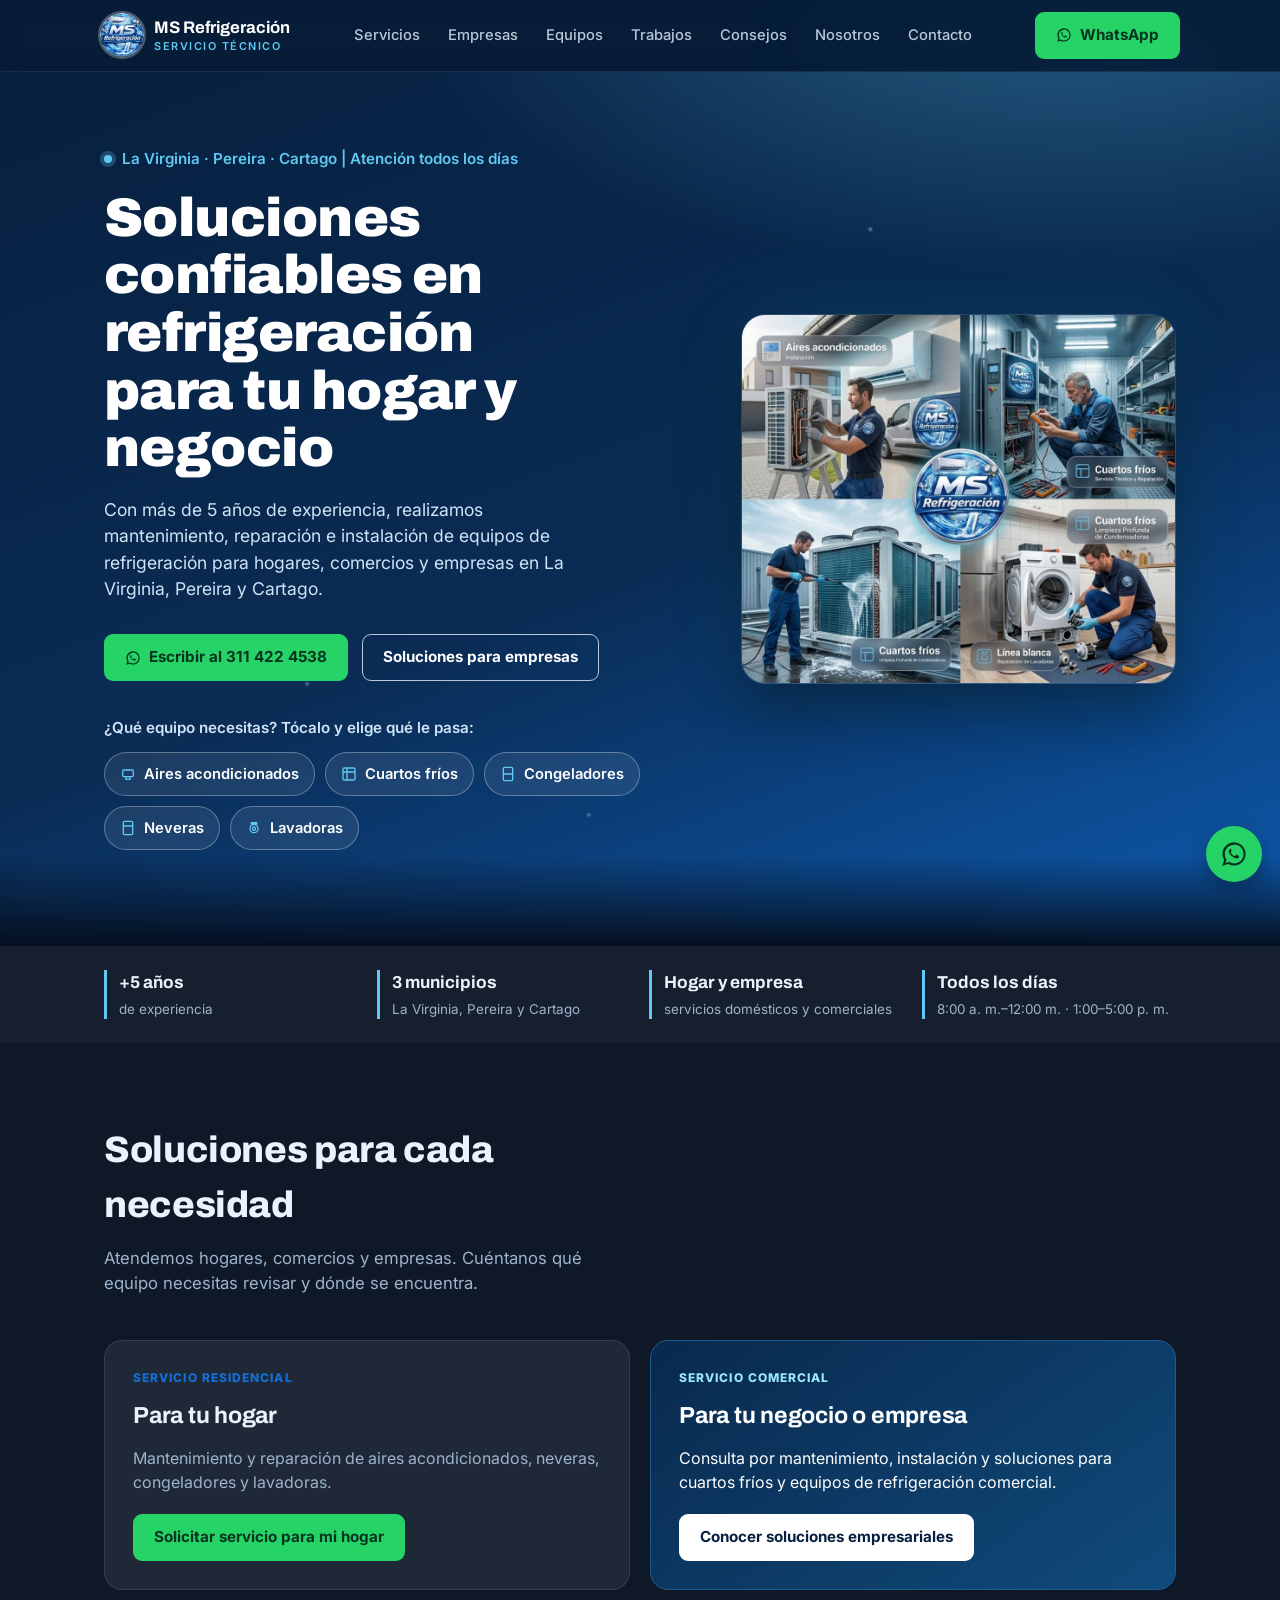
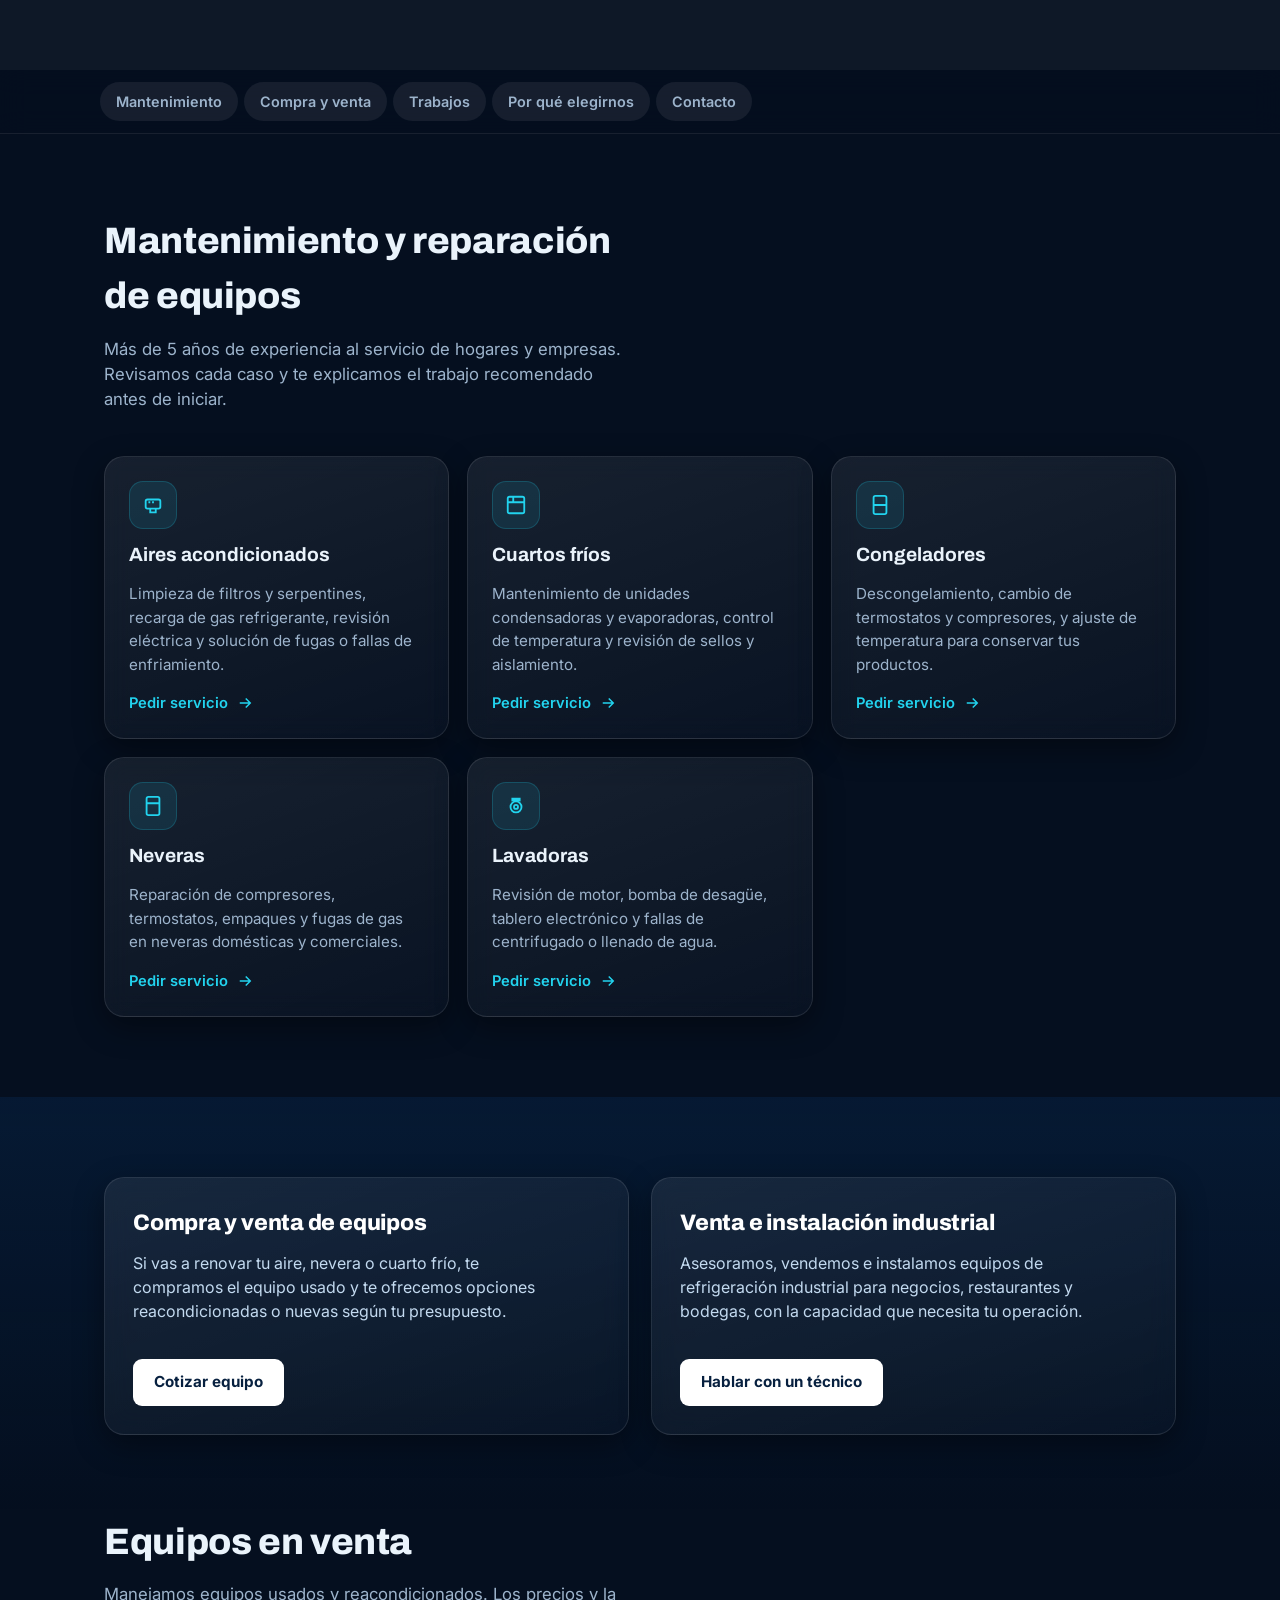
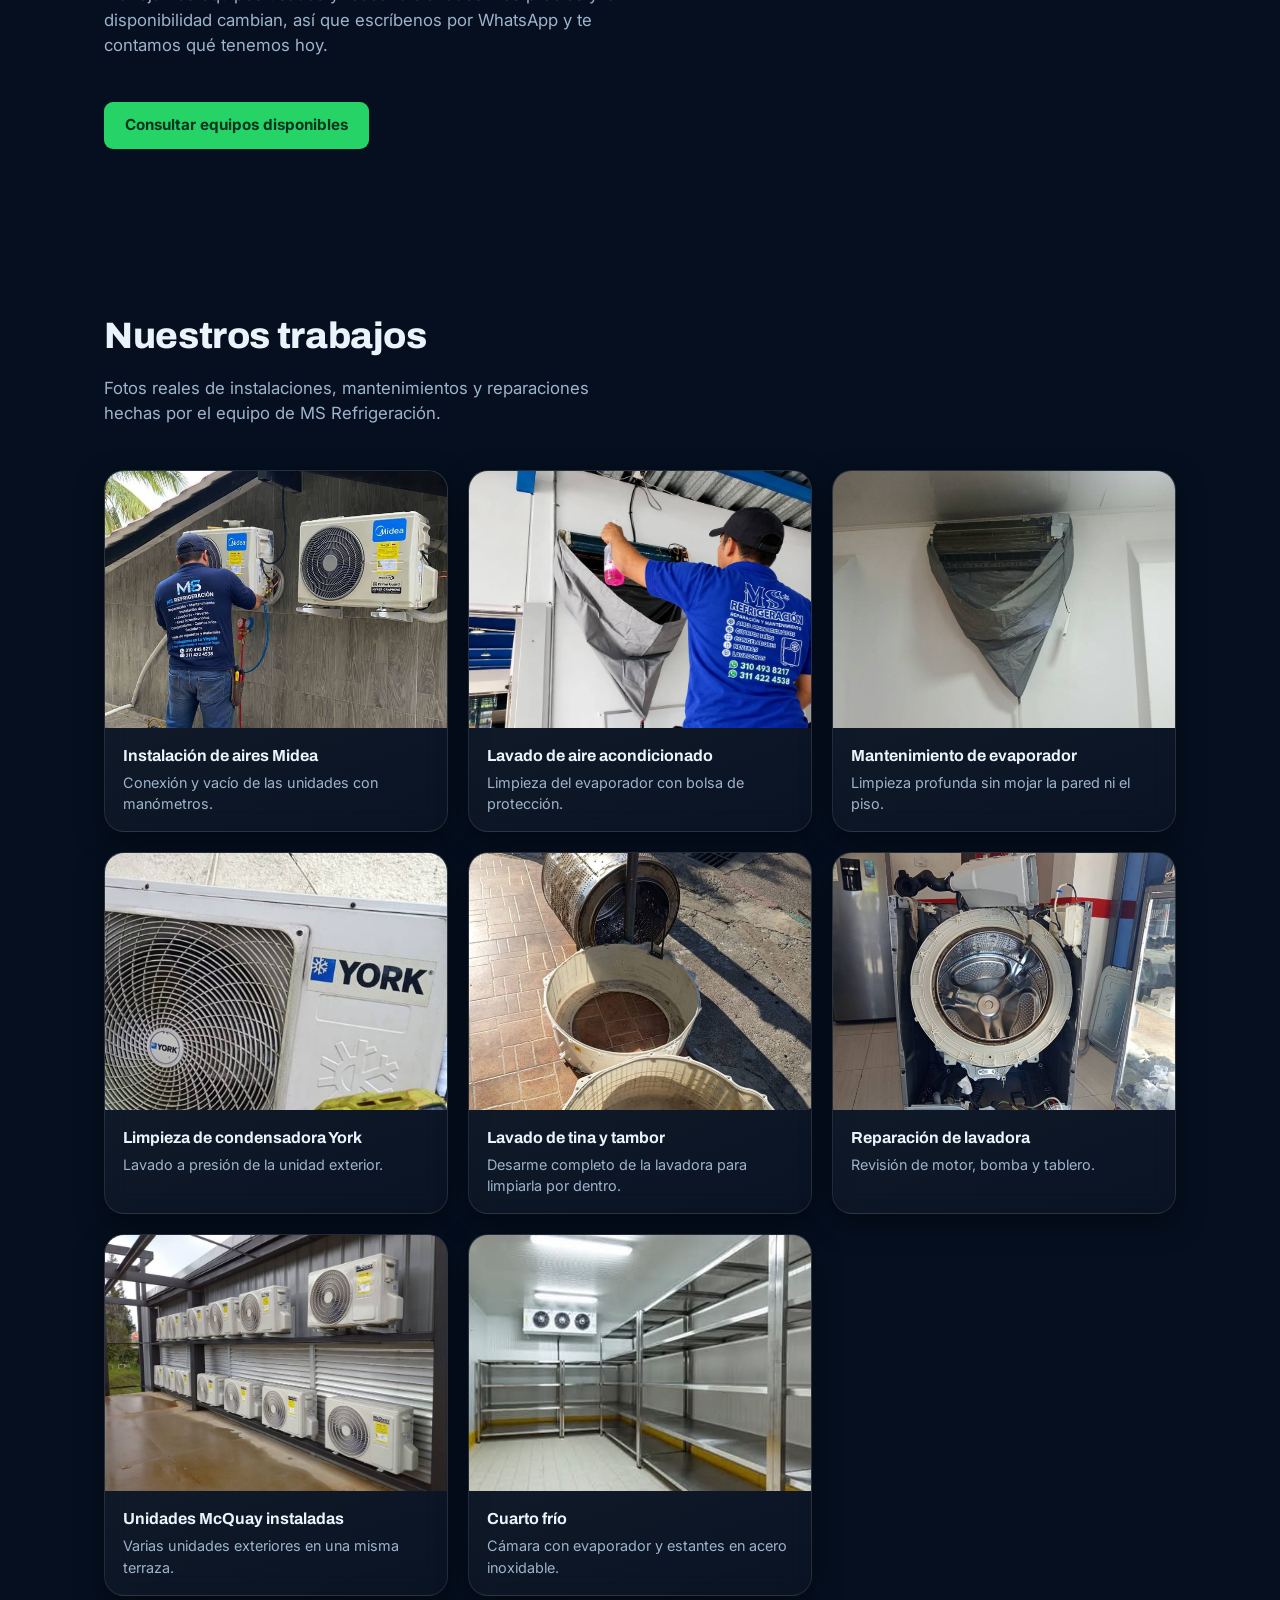
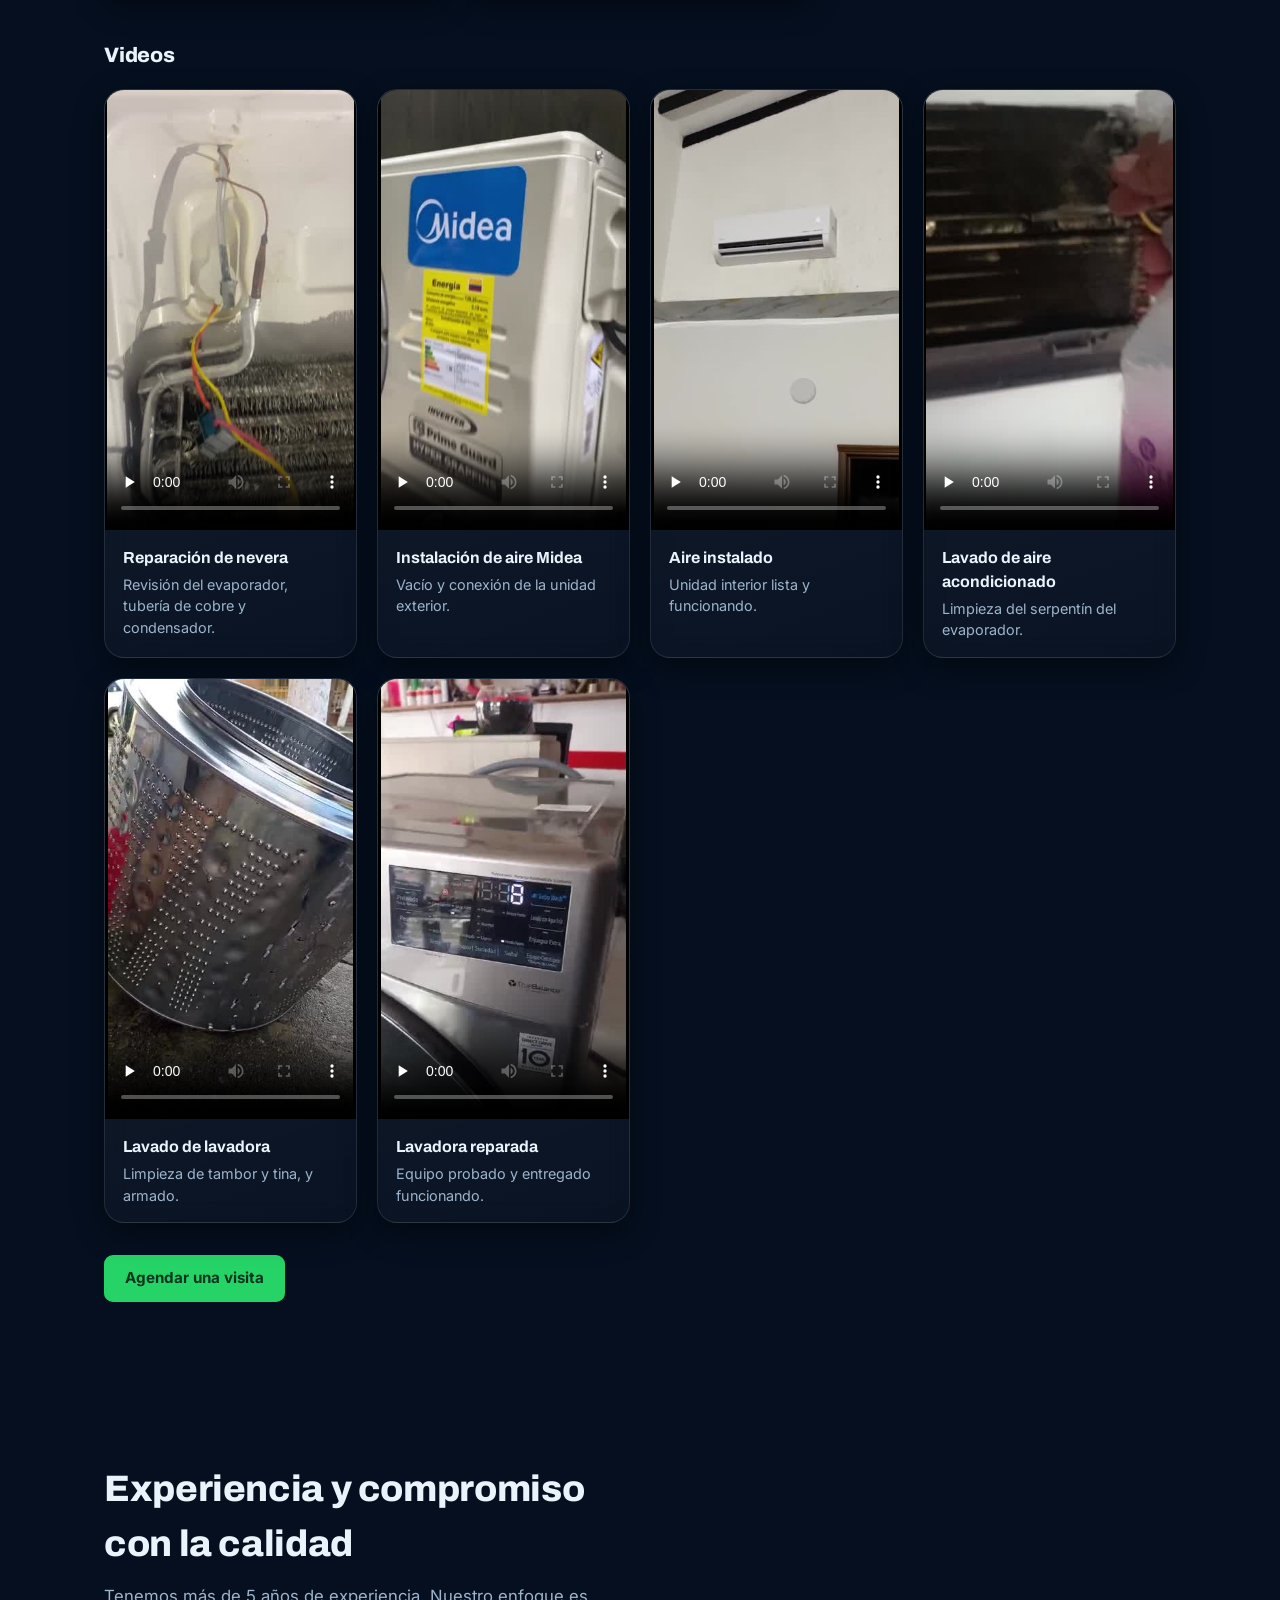
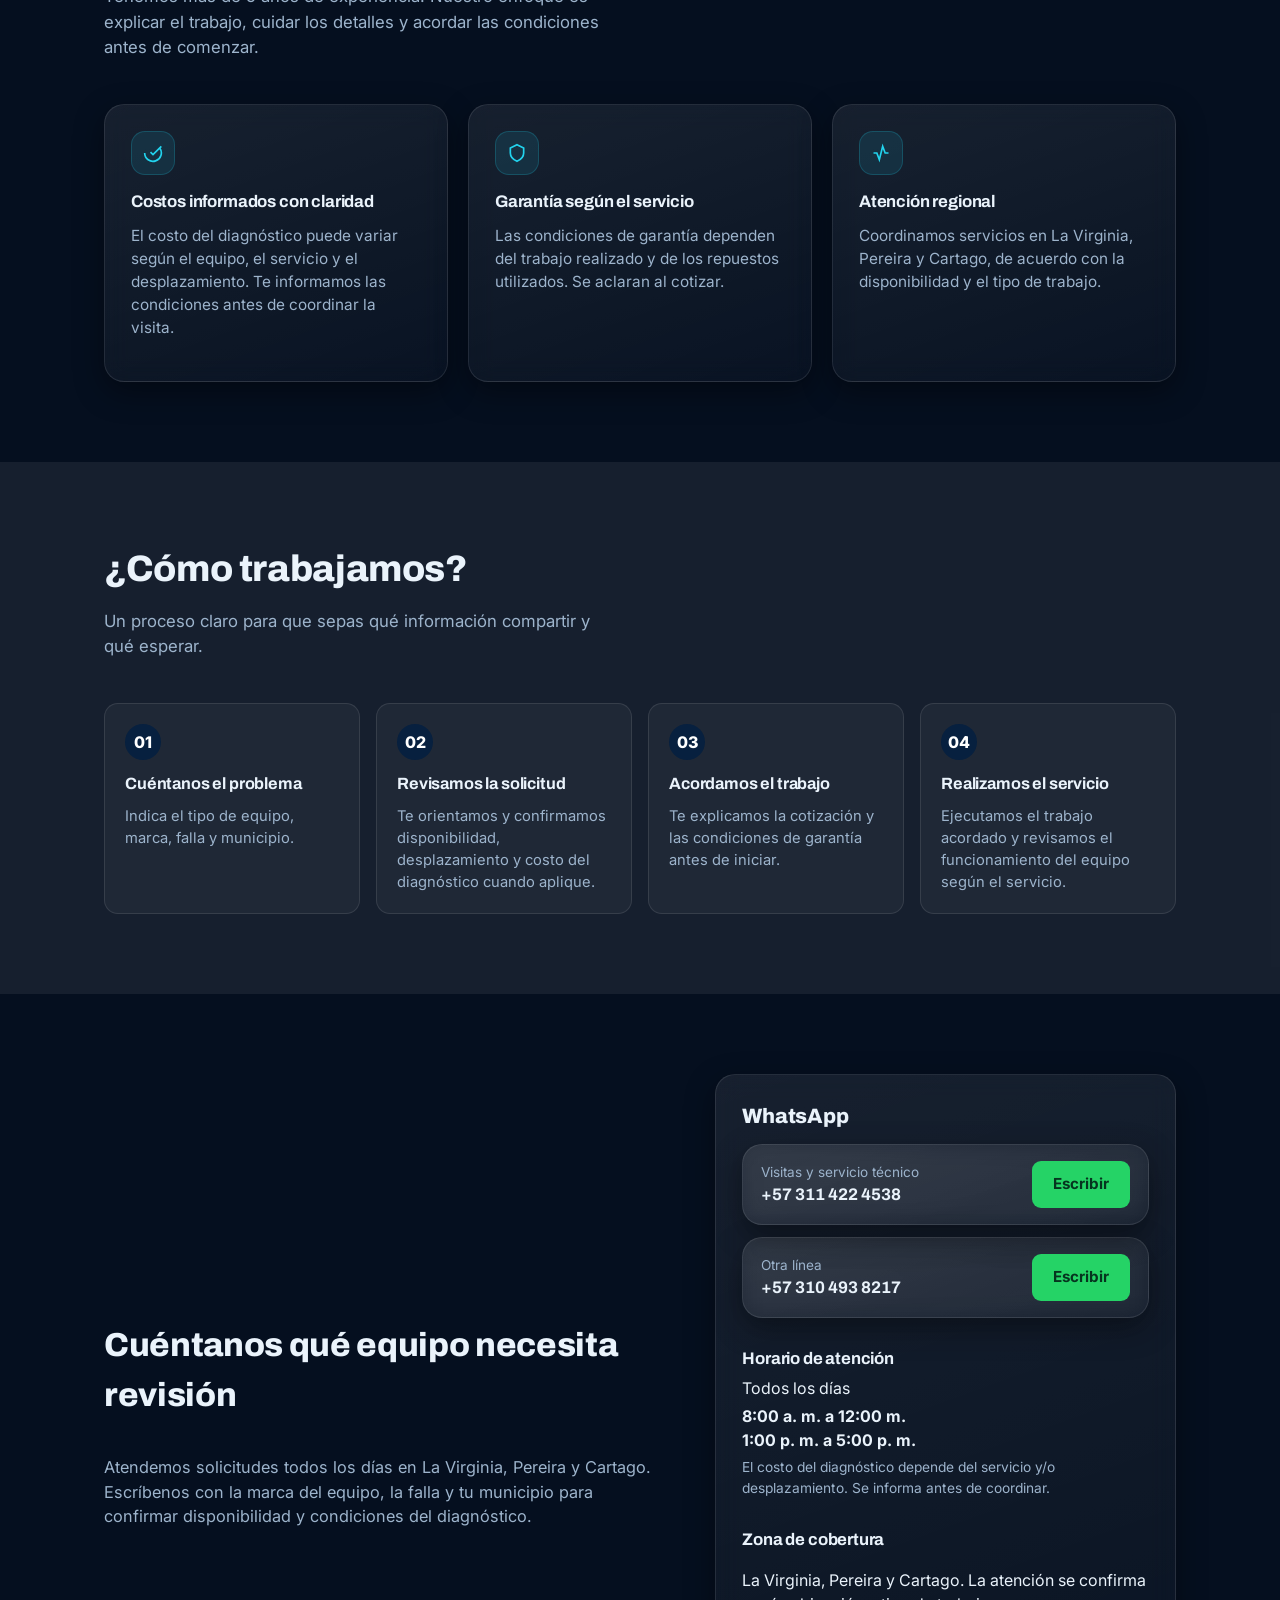
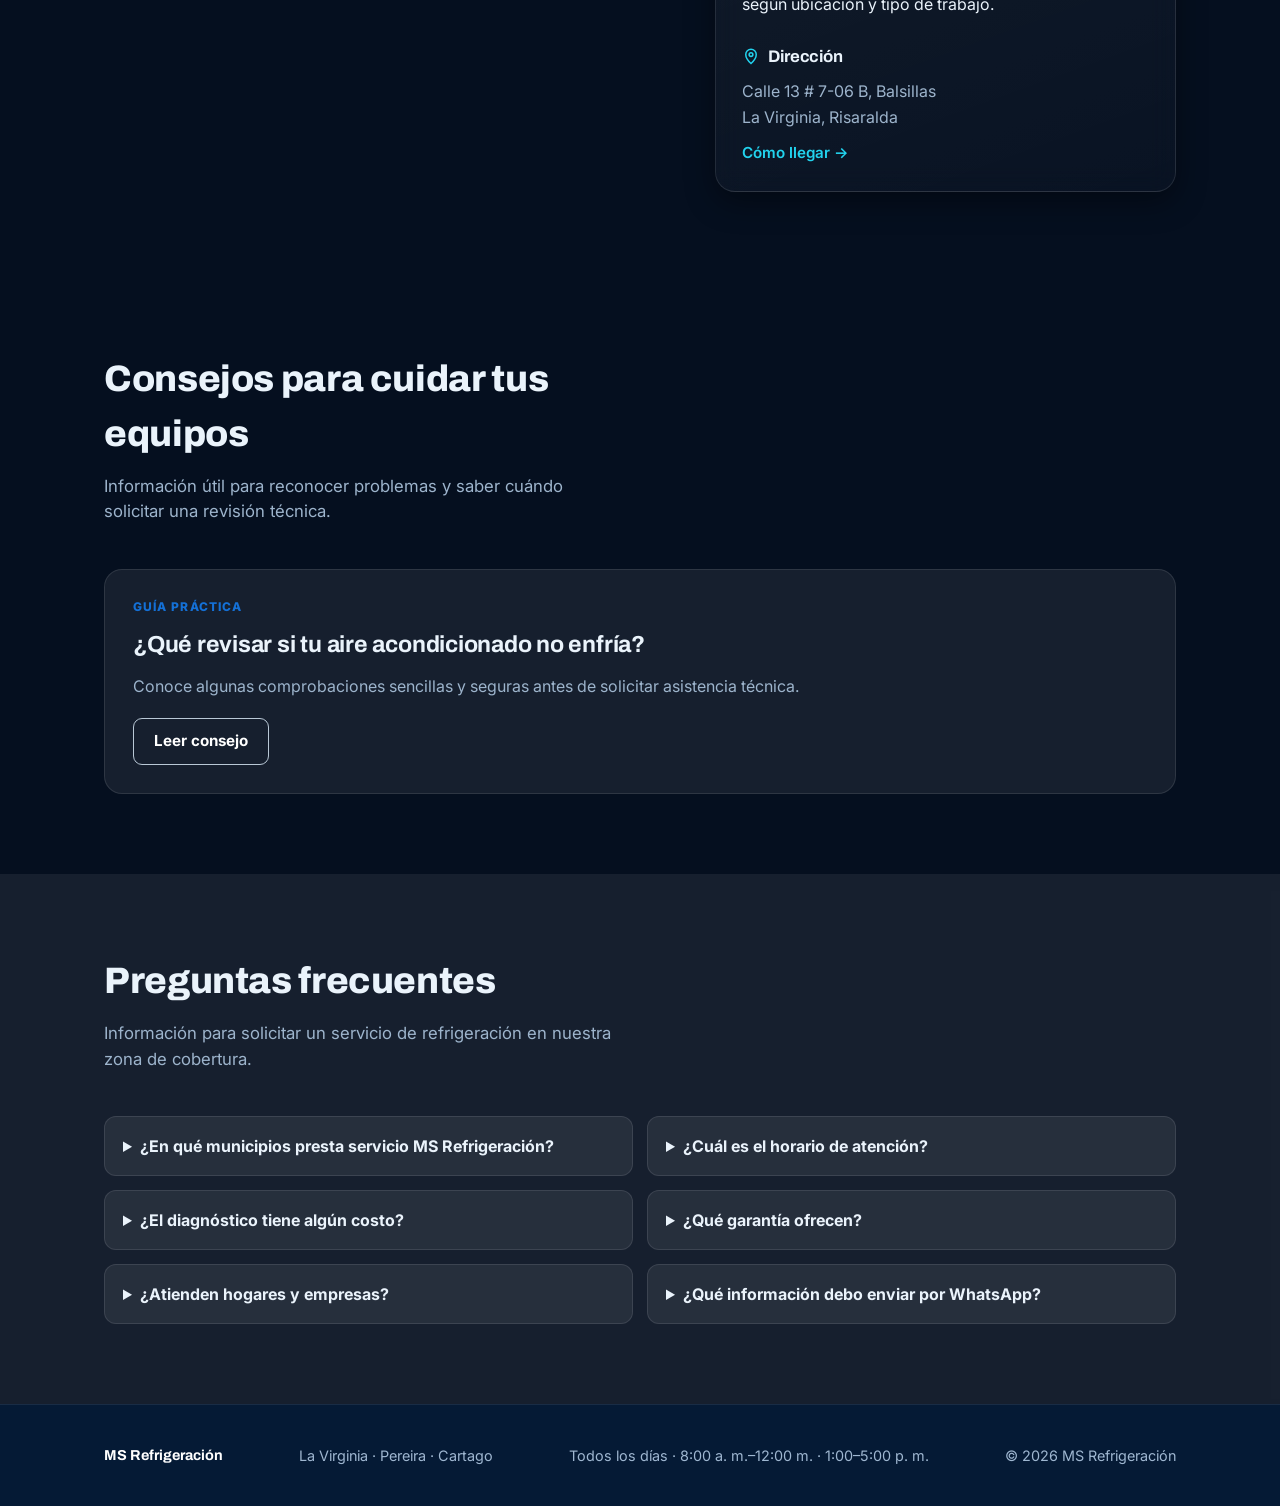
<file: index.html>
<!DOCTYPE html>
<html lang="es">
<head>
<meta charset="UTF-8">
<meta name="viewport" content="width=device-width, initial-scale=1, viewport-fit=cover">
<title>MS Refrigeración | Refrigeración para hogares y empresas en Risaralda</title>
<meta name="description" content="MS Refrigeración: más de 5 años de experiencia en mantenimiento, reparación e instalación de equipos de refrigeración para hogares y empresas en La Virginia, Pereira y Cartago. Consulta condiciones y disponibilidad por WhatsApp.">
<meta name="robots" content="index, follow, max-image-preview:large">
<meta name="theme-color" content="#07203f">
<meta property="og:type" content="website">
<meta property="og:locale" content="es_CO">
<meta property="og:site_name" content="MS Refrigeración">
<meta property="og:title" content="MS Refrigeración | Soluciones para hogares y empresas">
<meta property="og:description" content="Más de 5 años de experiencia en refrigeración. Servicio para hogares y empresas en La Virginia, Pereira y Cartago.">
<meta property="og:image" content="img/hero-collage.jpg">
<meta name="twitter:card" content="summary_large_image">
<link rel="icon" href="img/logo-pequeno.webp" type="image/webp">
<!-- Agregar rel=canonical y sitemap.xml cuando se registre y conecte el dominio definitivo. -->
<link rel="preload" as="image" href="img/hero-collage.jpg">
<link rel="preconnect" href="https://fonts.googleapis.com">
<link rel="preconnect" href="https://fonts.gstatic.com" crossorigin>
<link href="https://fonts.googleapis.com/css2?family=Archivo:wght@600;800;900&family=Inter:wght@400;500;600;700&display=swap" rel="stylesheet">
<link rel="stylesheet" href="css/estilos.css">
</head>
<body>
<a class="skip-link" href="#contenido">Saltar al contenido</a>
<header>
  <div class="header-row wrap">
    <div class="brand">
      <img class="brand-logo" src="img/logo-pequeno.webp" alt="Logo MS Refrigeración" width="44" height="44">
      <span class="brand-text"><b>MS Refrigeración</b><small>Servicio técnico</small></span>
    </div>
    <nav>
      <a href="#panel-servicios">Servicios</a>
      <a href="empresas.html">Empresas</a>
      <a href="#panel-equipos">Equipos</a>
      <a href="#panel-trabajos">Trabajos</a>
      <a href="consejos/aire-acondicionado-no-enfria.html">Consejos</a>
      <a href="#panel-porque">Nosotros</a>
      <a href="#panel-contacto">Contacto</a>
    </nav>
    <div class="header-cta">
      <a class="btn btn-wsp" href="https://wa.me/573114224538?text=Hola" target="_blank" rel="noopener">
        <svg viewBox="0 0 24 24" width="16" height="16" fill="currentColor" aria-hidden="true"><path d="M12.04 2C6.58 2 2.13 6.45 2.13 11.91c0 1.87.51 3.62 1.4 5.13L2 22l5.12-1.5a9.83 9.83 0 0 0 4.92 1.32h.01c5.46 0 9.9-4.45 9.9-9.91 0-2.65-1.03-5.13-2.9-7C17.18 3.04 14.7 2 12.04 2Zm0 1.8c2.2 0 4.26.86 5.82 2.42a8.06 8.06 0 0 1 2.39 5.7c0 4.5-3.67 8.16-8.21 8.16a8.2 8.2 0 0 1-4.17-1.14l-.3-.17-2.86.84.85-2.78-.19-.3a8.05 8.05 0 0 1-1.27-4.38c0-4.5 3.67-8.15 8.14-8.15Zm-3.13 3.94c-.16 0-.42.06-.6.28-.19.22-.75.72-.75 1.76 0 1.03.77 2.04.88 2.18.11.15 1.5 2.4 3.7 3.28 1.83.73 2.2.62 2.6.58.4-.04 1.28-.52 1.46-1.03.18-.5.18-.93.13-1.03-.06-.1-.22-.16-.46-.28-.24-.12-1.42-.7-1.64-.78-.22-.08-.38-.12-.54.12-.16.24-.62.78-.76.93-.14.16-.28.18-.52.06-.24-.12-1-.37-1.9-1.17-.7-.62-1.17-1.39-1.31-1.63-.14-.24-.02-.37.1-.5.11-.11.24-.29.36-.44.12-.14.16-.24.24-.4.08-.16.04-.3-.03-.42-.06-.12-.6-1.46-.82-1.99-.2-.5-.4-.44-.55-.44Z"/></svg>
        WhatsApp
      </a>
    </div>
  </div>
</header>

<main id="contenido">
<section class="hero">
  <div class="wrap hero-grid">
    <div>
      <div class="eyebrow-line"><span class="dot"></span>La Virginia · Pereira · Cartago | Atención todos los días</div>
      <h1>Soluciones confiables en refrigeración para tu hogar y negocio</h1>
      <p>Con más de 5 años de experiencia, realizamos mantenimiento, reparación e instalación de equipos de refrigeración para hogares, comercios y empresas en La Virginia, Pereira y Cartago.</p>
      <div class="hero-actions">
        <a class="btn btn-wsp" href="https://wa.me/573114224538?text=Hola" target="_blank" rel="noopener">
          <svg viewBox="0 0 24 24" width="16" height="16" fill="currentColor" aria-hidden="true"><path d="M12.04 2C6.58 2 2.13 6.45 2.13 11.91c0 1.87.51 3.62 1.4 5.13L2 22l5.12-1.5a9.83 9.83 0 0 0 4.92 1.32h.01c5.46 0 9.9-4.45 9.9-9.91 0-2.65-1.03-5.13-2.9-7C17.18 3.04 14.7 2 12.04 2Zm0 1.8c2.2 0 4.26.86 5.82 2.42a8.06 8.06 0 0 1 2.39 5.7c0 4.5-3.67 8.16-8.21 8.16a8.2 8.2 0 0 1-4.17-1.14l-.3-.17-2.86.84.85-2.78-.19-.3a8.05 8.05 0 0 1-1.27-4.38c0-4.5 3.67-8.15 8.14-8.15Zm-3.13 3.94c-.16 0-.42.06-.6.28-.19.22-.75.72-.75 1.76 0 1.03.77 2.04.88 2.18.11.15 1.5 2.4 3.7 3.28 1.83.73 2.2.62 2.6.58.4-.04 1.28-.52 1.46-1.03.18-.5.18-.93.13-1.03-.06-.1-.22-.16-.46-.28-.24-.12-1.42-.7-1.64-.78-.22-.08-.38-.12-.54.12-.16.24-.62.78-.76.93-.14.16-.28.18-.52.06-.24-.12-1-.37-1.9-1.17-.7-.62-1.17-1.39-1.31-1.63-.14-.24-.02-.37.1-.5.11-.11.24-.29.36-.44.12-.14.16-.24.24-.4.08-.16.04-.3-.03-.42-.06-.12-.6-1.46-.82-1.99-.2-.5-.4-.44-.55-.44Z"/></svg>
          Escribir al 311 422 4538
        </a>
        <a class="btn btn-outline" href="empresas.html">Soluciones para empresas</a>
      </div>
      <div class="hero-services">
        <p class="pick-label">¿Qué equipo necesitas? Tócalo y elige qué le pasa:</p>
        <div class="pick-row">
          <a class="pick" href="#menu-aire"><svg viewBox="0 0 24 24" fill="none" stroke="currentColor" stroke-width="2"><rect x="4" y="6" width="16" height="10" rx="2"/><path d="M8 20h8M9 16v4M15 16v4"/></svg>Aires acondicionados</a>
          <a class="pick" href="#menu-cuarto"><svg viewBox="0 0 24 24" fill="none" stroke="currentColor" stroke-width="2"><rect x="3" y="3" width="18" height="18" rx="2"/><path d="M3 9h18M9 3v18"/></svg>Cuartos fríos</a>
          <a class="pick" href="#menu-congelador"><svg viewBox="0 0 24 24" fill="none" stroke="currentColor" stroke-width="2"><rect x="5" y="2" width="14" height="20" rx="2"/><path d="M5 12h14M9 5h.01M9 15h.01"/></svg>Congeladores</a>
          <a class="pick" href="#menu-nevera"><svg viewBox="0 0 24 24" fill="none" stroke="currentColor" stroke-width="2"><rect x="5" y="2" width="14" height="20" rx="2"/><path d="M5 9h14M9 5h.01"/></svg>Neveras</a>
          <a class="pick" href="#menu-lavadora"><svg viewBox="0 0 24 24" fill="none" stroke="currentColor" stroke-width="2"><circle cx="12" cy="13" r="6"/><circle cx="12" cy="13" r="2.4"/><path d="M8 4h8v2H8z"/></svg>Lavadoras</a>
        </div>
      </div>
    </div>

    <img class="hero-collage" src="img/hero-collage.jpg" alt="Técnicos de MS Refrigeración instalando aires acondicionados, reparando cuartos fríos y lavadoras" width="1000" height="850" fetchpriority="high">
  </div>
</section>


<section class="trust-strip section" aria-label="Datos principales de MS Refrigeración">
  <div class="wrap trust-grid">
    <div><strong>+5 años</strong><span>de experiencia</span></div>
    <div><strong>3 municipios</strong><span>La Virginia, Pereira y Cartago</span></div>
    <div><strong>Hogar y empresa</strong><span>servicios domésticos y comerciales</span></div>
    <div><strong>Todos los días</strong><span>8:00 a. m.–12:00 m. · 1:00–5:00 p. m.</span></div>
  </div>
</section>

<section class="section audience-section" aria-labelledby="audiencias-title">
  <div class="wrap">
    <div class="section-head">
      <h2 id="audiencias-title">Soluciones para cada necesidad</h2>
      <p>Atendemos hogares, comercios y empresas. Cuéntanos qué equipo necesitas revisar y dónde se encuentra.</p>
    </div>
    <div class="audience-grid">
      <article class="audience-card">
        <span class="audience-kicker">Servicio residencial</span>
        <h3>Para tu hogar</h3>
        <p>Mantenimiento y reparación de aires acondicionados, neveras, congeladores y lavadoras.</p>
        <a class="btn btn-wsp" href="https://wa.me/573114224538?text=Hola%2C%20necesito%20un%20servicio%20para%20un%20equipo%20de%20mi%20hogar.%20Estoy%20en%3A%20" target="_blank" rel="noopener">Solicitar servicio para mi hogar</a>
      </article>
      <article class="audience-card audience-card-business">
        <span class="audience-kicker">Servicio comercial</span>
        <h3>Para tu negocio o empresa</h3>
        <p>Consulta por mantenimiento, instalación y soluciones para cuartos fríos y equipos de refrigeración comercial.</p>
        <a class="btn btn-primary" href="empresas.html">Conocer soluciones empresariales</a>
      </article>
    </div>
  </div>
</section>

<div class="tabs">

  <div class="tab-nav">
    <div class="wrap tab-nav-inner">
      <a href="#panel-servicios">Mantenimiento</a>
      <a href="#panel-equipos">Compra y venta</a>
      <a href="#panel-trabajos">Trabajos</a>
      <a href="#panel-porque">Por qué elegirnos</a>
      <a href="#panel-contacto">Contacto</a>
    </div>
  </div>

  <div class="tab-panel" id="panel-servicios">
    <section class="section">
      <div class="wrap">
        <div class="section-head">
          <h2>Mantenimiento y reparación de equipos</h2>
          <p>Más de 5 años de experiencia al servicio de hogares y empresas. Revisamos cada caso y te explicamos el trabajo recomendado antes de iniciar.</p>
        </div>

        <div class="service-list">
          <a class="service-row" href="servicios/aires-acondicionados.html" aria-label="Ver servicio de aires acondicionados">
            <div class="svc-icon"><svg viewBox="0 0 24 24" fill="none" stroke="currentColor" stroke-width="2"><rect x="4" y="6" width="16" height="10" rx="2"/><path d="M8 20h8M9 16v4M15 16v4M7 9h2M11 9h2"/></svg></div>
            <div class="svc-name">Aires acondicionados</div>
            <div class="svc-desc">Limpieza de filtros y serpentines, recarga de gas refrigerante, revisión eléctrica y solución de fugas o fallas de enfriamiento.</div>
            <span class="svc-go">Pedir servicio <svg viewBox="0 0 24 24" fill="none" stroke="currentColor" stroke-width="2" aria-hidden="true"><path d="M5 12h14M13 6l6 6-6 6"/></svg></span>
          </a>
          <a class="service-row" href="servicios/cuartos-frios.html" aria-label="Ver servicio de cuartos fríos">
            <div class="svc-icon"><svg viewBox="0 0 24 24" fill="none" stroke="currentColor" stroke-width="2"><rect x="3" y="3" width="18" height="18" rx="2"/><path d="M3 9h18M9 3v6"/></svg></div>
            <div class="svc-name">Cuartos fríos</div>
            <div class="svc-desc">Mantenimiento de unidades condensadoras y evaporadoras, control de temperatura y revisión de sellos y aislamiento.</div>
            <span class="svc-go">Pedir servicio <svg viewBox="0 0 24 24" fill="none" stroke="currentColor" stroke-width="2" aria-hidden="true"><path d="M5 12h14M13 6l6 6-6 6"/></svg></span>
          </a>
          <a class="service-row" href="servicios/congeladores.html" aria-label="Ver servicio de congeladores">
            <div class="svc-icon"><svg viewBox="0 0 24 24" fill="none" stroke="currentColor" stroke-width="2"><rect x="5" y="2" width="14" height="20" rx="2"/><path d="M5 12h14M9 5h.01M9 15h.01M9 19h.01"/></svg></div>
            <div class="svc-name">Congeladores</div>
            <div class="svc-desc">Descongelamiento, cambio de termostatos y compresores, y ajuste de temperatura para conservar tus productos.</div>
            <span class="svc-go">Pedir servicio <svg viewBox="0 0 24 24" fill="none" stroke="currentColor" stroke-width="2" aria-hidden="true"><path d="M5 12h14M13 6l6 6-6 6"/></svg></span>
          </a>
          <a class="service-row" href="servicios/neveras.html" aria-label="Ver servicio de neveras">
            <div class="svc-icon"><svg viewBox="0 0 24 24" fill="none" stroke="currentColor" stroke-width="2"><rect x="5" y="2" width="14" height="20" rx="2"/><path d="M5 9h14M9 5h.01M9 14h.01"/></svg></div>
            <div class="svc-name">Neveras</div>
            <div class="svc-desc">Reparación de compresores, termostatos, empaques y fugas de gas en neveras domésticas y comerciales.</div>
            <span class="svc-go">Pedir servicio <svg viewBox="0 0 24 24" fill="none" stroke="currentColor" stroke-width="2" aria-hidden="true"><path d="M5 12h14M13 6l6 6-6 6"/></svg></span>
          </a>
          <a class="service-row" href="servicios/lavadoras.html" aria-label="Ver servicio de lavadoras">
            <div class="svc-icon"><svg viewBox="0 0 24 24" fill="none" stroke="currentColor" stroke-width="2"><circle cx="12" cy="13" r="6"/><circle cx="12" cy="13" r="2.2"/><path d="M8 4h8v2H8z"/></svg></div>
            <div class="svc-name">Lavadoras</div>
            <div class="svc-desc">Revisión de motor, bomba de desagüe, tablero electrónico y fallas de centrifugado o llenado de agua.</div>
            <span class="svc-go">Pedir servicio <svg viewBox="0 0 24 24" fill="none" stroke="currentColor" stroke-width="2" aria-hidden="true"><path d="M5 12h14M13 6l6 6-6 6"/></svg></span>
          </a>
        </div>
      </div>
    </section>
  </div>

  <div class="tab-panel" id="panel-equipos">
    <section class="band">
      <div class="wrap band-grid">
        <div class="band-card">
          <h3>Compra y venta de equipos</h3>
          <p>Si vas a renovar tu aire, nevera o cuarto frío, te compramos el equipo usado y te ofrecemos opciones reacondicionadas o nuevas según tu presupuesto.</p>
          <a class="btn btn-primary" href="https://wa.me/573114224538?text=Hola" target="_blank" rel="noopener">Cotizar equipo</a>
        </div>
        <div class="band-card">
          <h3>Venta e instalación industrial</h3>
          <p>Asesoramos, vendemos e instalamos equipos de refrigeración industrial para negocios, restaurantes y bodegas, con la capacidad que necesita tu operación.</p>
          <a class="btn btn-primary" href="https://wa.me/573114224538?text=Hola" target="_blank" rel="noopener">Hablar con un técnico</a>
        </div>
      </div>
    </section>

    <section class="section" style="padding-top:0;">
      <div class="wrap">
        <div class="section-head">
          <h2>Equipos en venta</h2>
          <p>Manejamos equipos usados y reacondicionados. Los precios y la disponibilidad cambian, así que escríbenos por WhatsApp y te contamos qué tenemos hoy.</p>
        </div>

        <a class="btn btn-wsp" href="https://wa.me/573114224538?text=Hola" target="_blank" rel="noopener">Consultar equipos disponibles</a>

        <!-- Para publicar un equipo concreto, copia este bloque dentro de un <div class="equipos-grid"> y cambia los datos:
          <div class="equipo-card">
            <div class="equipo-img"><span class="equipo-badge">En venta</span></div>
            <div class="equipo-info">
              <h3>Nombre del equipo</h3>
              <p>Descripción corta.</p>
              <a class="btn btn-wsp" href="https://wa.me/573114224538?text=Hola" target="_blank" rel="noopener">Preguntar por este equipo</a>
            </div>
          </div>
        -->
      </div>
    </section>
  </div>

  <div class="tab-panel" id="panel-trabajos">
    <section class="section">
      <div class="wrap">
        <div class="section-head">
          <h2>Nuestros trabajos</h2>
          <p>Fotos reales de instalaciones, mantenimientos y reparaciones hechas por el equipo de MS Refrigeración.</p>
        </div>
        <div class="trabajos-grid">
          <figure class="trabajo">
            <img src="img/instalacion-de-aires-midea.jpg" alt="Instalación de aires Midea" loading="lazy">
            <figcaption><strong>Instalación de aires Midea</strong><span>Conexión y vacío de las unidades con manómetros.</span></figcaption>
          </figure>
          <figure class="trabajo">
            <img src="img/lavado-de-aire-acondicionado.jpg" alt="Lavado de aire acondicionado" loading="lazy">
            <figcaption><strong>Lavado de aire acondicionado</strong><span>Limpieza del evaporador con bolsa de protección.</span></figcaption>
          </figure>
          <figure class="trabajo">
            <img src="img/mantenimiento-de-evaporador.jpg" alt="Mantenimiento de evaporador" loading="lazy">
            <figcaption><strong>Mantenimiento de evaporador</strong><span>Limpieza profunda sin mojar la pared ni el piso.</span></figcaption>
          </figure>
          <figure class="trabajo">
            <img src="img/limpieza-de-condensadora-york.jpg" alt="Limpieza de condensadora York" loading="lazy">
            <figcaption><strong>Limpieza de condensadora York</strong><span>Lavado a presión de la unidad exterior.</span></figcaption>
          </figure>
          <figure class="trabajo">
            <img src="img/lavado-de-tina-y-tambor.jpg" alt="Lavado de tina y tambor" loading="lazy">
            <figcaption><strong>Lavado de tina y tambor</strong><span>Desarme completo de la lavadora para limpiarla por dentro.</span></figcaption>
          </figure>
          <figure class="trabajo">
            <img src="img/reparacion-de-lavadora.jpg" alt="Reparación de lavadora" loading="lazy">
            <figcaption><strong>Reparación de lavadora</strong><span>Revisión de motor, bomba y tablero.</span></figcaption>
          </figure>
          <figure class="trabajo">
            <img src="img/unidades-mcquay.jpg" alt="Unidades exteriores de aire acondicionado McQuay instaladas en una terraza" loading="lazy">
            <figcaption><strong>Unidades McQuay instaladas</strong><span>Varias unidades exteriores en una misma terraza.</span></figcaption>
          </figure>
          <figure class="trabajo">
            <img src="img/cuarto-frio.jpg" alt="Cuarto frío con evaporador y estantería de acero inoxidable" loading="lazy">
            <figcaption><strong>Cuarto frío</strong><span>Cámara con evaporador y estantes en acero inoxidable.</span></figcaption>
          </figure>
        </div>
        <h3 class="trabajos-sub">Videos</h3>
        <div class="trabajos-grid videos-grid">
          <figure class="trabajo video">
            <video controls playsinline preload="none" poster="video/reparacion-de-nevera.jpg" src="video/reparacion-de-nevera.mp4"></video>
            <figcaption><strong>Reparación de nevera</strong><span>Revisión del evaporador, tubería de cobre y condensador.</span></figcaption>
          </figure>
          <figure class="trabajo video">
            <video controls playsinline preload="none" poster="video/instalacion-de-aire-midea.jpg" src="video/instalacion-de-aire-midea.mp4"></video>
            <figcaption><strong>Instalación de aire Midea</strong><span>Vacío y conexión de la unidad exterior.</span></figcaption>
          </figure>
          <figure class="trabajo video">
            <video controls playsinline preload="none" poster="video/aire-instalado.jpg" src="video/aire-instalado.mp4"></video>
            <figcaption><strong>Aire instalado</strong><span>Unidad interior lista y funcionando.</span></figcaption>
          </figure>
          <figure class="trabajo video">
            <video controls playsinline preload="none" poster="video/lavado-de-aire-acondicionado.jpg" src="video/lavado-de-aire-acondicionado.mp4"></video>
            <figcaption><strong>Lavado de aire acondicionado</strong><span>Limpieza del serpentín del evaporador.</span></figcaption>
          </figure>
          <figure class="trabajo video">
            <video controls playsinline preload="none" poster="video/lavado-de-lavadora.jpg" src="video/lavado-de-lavadora.mp4"></video>
            <figcaption><strong>Lavado de lavadora</strong><span>Limpieza de tambor y tina, y armado.</span></figcaption>
          </figure>
          <figure class="trabajo video">
            <video controls playsinline preload="none" poster="video/lavadora-reparada.jpg" src="video/lavadora-reparada.mp4"></video>
            <figcaption><strong>Lavadora reparada</strong><span>Equipo probado y entregado funcionando.</span></figcaption>
          </figure>
        </div>
        <div class="trabajos-cta">
          <a class="btn btn-wsp" href="https://wa.me/573114224538?text=Hola" target="_blank" rel="noopener">Agendar una visita</a>
        </div>
      </div>
    </section>
  </div>

  <div class="tab-panel" id="panel-porque">
    <section class="section">
      <div class="wrap">
        <div class="section-head">
          <h2>Experiencia y compromiso con la calidad</h2>
          <p>Tenemos más de 5 años de experiencia. Nuestro enfoque es explicar el trabajo, cuidar los detalles y acordar las condiciones antes de comenzar.</p>
        </div>
        <div class="why-grid">
          <div class="why-item">
            <h3><svg viewBox="0 0 24 24" fill="none" stroke="currentColor" stroke-width="2"><path d="M9 11l3 3L22 4M2 12a10 10 0 1 0 18-6"/></svg>Costos informados con claridad</h3>
            <p>El costo del diagnóstico puede variar según el equipo, el servicio y el desplazamiento. Te informamos las condiciones antes de coordinar la visita.</p>
          </div>
          <div class="why-item">
            <h3><svg viewBox="0 0 24 24" fill="none" stroke="currentColor" stroke-width="2"><path d="M12 2l8 4v6c0 5-3.5 8-8 10-4.5-2-8-5-8-10V6l8-4Z"/></svg>Garantía según el servicio</h3>
            <p>Las condiciones de garantía dependen del trabajo realizado y de los repuestos utilizados. Se aclaran al cotizar.</p>
          </div>
          <div class="why-item">
            <h3><svg viewBox="0 0 24 24" fill="none" stroke="currentColor" stroke-width="2"><path d="M3 12h4l3 8 4-16 3 8h4"/></svg>Atención regional</h3>
            <p>Coordinamos servicios en La Virginia, Pereira y Cartago, de acuerdo con la disponibilidad y el tipo de trabajo.</p>
          </div>
        </div>
      </div>
    </section>
  </div>

  <section class="section process-section" id="como-trabajamos">
    <div class="wrap">
      <div class="section-head"><h2>¿Cómo trabajamos?</h2><p>Un proceso claro para que sepas qué información compartir y qué esperar.</p></div>
      <div class="process-grid">
        <article><span>01</span><h3>Cuéntanos el problema</h3><p>Indica el tipo de equipo, marca, falla y municipio.</p></article>
        <article><span>02</span><h3>Revisamos la solicitud</h3><p>Te orientamos y confirmamos disponibilidad, desplazamiento y costo del diagnóstico cuando aplique.</p></article>
        <article><span>03</span><h3>Acordamos el trabajo</h3><p>Te explicamos la cotización y las condiciones de garantía antes de iniciar.</p></article>
        <article><span>04</span><h3>Realizamos el servicio</h3><p>Ejecutamos el trabajo acordado y revisamos el funcionamiento del equipo según el servicio.</p></article>
      </div>
    </div>
  </section>

  <div class="tab-panel" id="panel-contacto">
    <section class="contact">
      <div class="wrap contact-grid">
        <div class="contact-side">
          <h2>Cuéntanos qué equipo necesita revisión</h2>
          <p>Atendemos solicitudes todos los días en La Virginia, Pereira y Cartago. Escríbenos con la marca del equipo, la falla y tu municipio para confirmar disponibilidad y condiciones del diagnóstico.</p>
        </div>

        <div class="contact-card">
          <h3>WhatsApp</h3>
          <div class="wsp-line">
            <div>
              <div class="who">Visitas y servicio técnico</div>
              <div class="num">+57 311 422 4538</div>
            </div>
            <a class="btn btn-wsp" href="https://wa.me/573114224538?text=Hola" target="_blank" rel="noopener">Escribir</a>
          </div>
          <div class="wsp-line">
            <div>
              <div class="who">Otra línea</div>
              <div class="num">+57 310 493 8217</div>
            </div>
            <a class="btn btn-wsp" href="https://wa.me/573104938217?text=Hola" target="_blank" rel="noopener">Escribir</a>
          </div>


          <div class="addr-block contact-hours">
            <h3>Horario de atención</h3>
            <p>Todos los días</p>
            <p><strong>8:00 a. m. a 12:00 m.</strong><br><strong>1:00 p. m. a 5:00 p. m.</strong></p>
            <p class="small-note">El costo del diagnóstico depende del servicio y/o desplazamiento. Se informa antes de coordinar.</p>
          </div>
          <div class="addr-block">
            <h3>Zona de cobertura</h3>
            <p>La Virginia, Pereira y Cartago. La atención se confirma según ubicación y tipo de trabajo.</p>
          </div>
          <div class="addr-block">
            <h3><svg viewBox="0 0 24 24" fill="none" stroke="currentColor" stroke-width="2"><path d="M12 22s7-6.3 7-12a7 7 0 1 0-14 0c0 5.7 7 12 7 12Z"/><circle cx="12" cy="10" r="2.5"/></svg>Dirección</h3>
            <address>Calle 13 # 7-06 B, Balsillas<br>La Virginia, Risaralda</address>
            <a href="https://www.google.com/maps/search/?api=1&query=Calle%2013%20%237-06%20B%2C%20Balsillas%2C%20La%20Virginia%2C%20Risaralda" target="_blank" rel="noopener">Cómo llegar →</a>
          </div>
        </div>
      </div>
    </section>
  </div>
</div>




<section class="section" id="consejos">
  <div class="wrap">
    <div class="section-head"><h2>Consejos para cuidar tus equipos</h2><p>Información útil para reconocer problemas y saber cuándo solicitar una revisión técnica.</p></div>
    <article class="audience-card"><span class="audience-kicker">Guía práctica</span><h3>¿Qué revisar si tu aire acondicionado no enfría?</h3><p>Conoce algunas comprobaciones sencillas y seguras antes de solicitar asistencia técnica.</p><a href="consejos/aire-acondicionado-no-enfria.html" class="btn btn-outline">Leer consejo</a></article>
  </div>
</section>

<section class="section faq-section" id="preguntas-frecuentes">
  <div class="wrap">
    <div class="section-head">
      <h2>Preguntas frecuentes</h2>
      <p>Información para solicitar un servicio de refrigeración en nuestra zona de cobertura.</p>
    </div>
    <div class="faq-grid">
      <details><summary>¿En qué municipios presta servicio MS Refrigeración?</summary><p>Atendemos solicitudes en La Virginia, Pereira y Cartago. La disponibilidad se confirma según el municipio, el tipo de equipo y el trabajo requerido.</p></details>
      <details><summary>¿Cuál es el horario de atención?</summary><p>Atendemos todos los días, de 8:00 a. m. a 12:00 m. y de 1:00 p. m. a 5:00 p. m.</p></details>
      <details><summary>¿El diagnóstico tiene algún costo?</summary><p>El costo puede variar según el equipo, el servicio y el desplazamiento. Te informamos las condiciones antes de coordinar la visita.</p></details>
      <details><summary>¿Qué garantía ofrecen?</summary><p>Las condiciones de garantía dependen del trabajo realizado y de los repuestos utilizados. Se explican al momento de presentar la cotización.</p></details>
      <details><summary>¿Atienden hogares y empresas?</summary><p>Sí. Atendemos solicitudes residenciales y comerciales. Para cuartos fríos y equipos comerciales, comparte la información del equipo y la ubicación para confirmar el alcance del servicio.</p></details>
      <details><summary>¿Qué información debo enviar por WhatsApp?</summary><p>Indica tu nombre, municipio, tipo y marca del equipo, una descripción de la falla y, si es posible, adjunta una fotografía o video.</p></details>
    </div>
  </div>
</section>

</main>

<footer>
  <div class="wrap foot-row">
    <div class="foot-brand">MS Refrigeración</div>
    <div>La Virginia · Pereira · Cartago</div>
    <div>Todos los días · 8:00 a. m.–12:00 m. · 1:00–5:00 p. m.</div>
    <div>© 2026 MS Refrigeración</div>
  </div>
</footer>


<!-- Destino neutro para cerrar los modales CSS. -->
<span id="cerrar" hidden></span>

<!-- Menús de solicitud por WhatsApp: para cambiar un mensaje, edita el texto después de ?text= -->
<div class="modal" id="menu-aire">
  <a class="modal-bg" href="#cerrar" aria-label="Cerrar"></a>
  <div class="modal-box" role="dialog" aria-labelledby="t-aire">
    <a class="modal-x" href="#cerrar" aria-label="Cerrar">&times;</a>
    <h3 id="t-aire">Aire acondicionado: ¿qué le pasa?</h3>
    <p>Elige una opción y se abre WhatsApp con el mensaje listo para enviar.</p>
    <div class="opts">
        <a href="https://wa.me/573114224538?text=Hola%2C%20mi%20aire%20acondicionado%20no%20enfr%C3%ADa.%20Necesito%20una%20visita." target="_blank" rel="noopener">No enfría</a>
        <a href="https://wa.me/573114224538?text=Hola%2C%20mi%20aire%20acondicionado%20gotea%20agua.%20Necesito%20una%20visita." target="_blank" rel="noopener">Gotea agua</a>
        <a href="https://wa.me/573114224538?text=Hola%2C%20mi%20aire%20acondicionado%20hace%20ruidos%20extra%C3%B1os.%20Necesito%20una%20visita." target="_blank" rel="noopener">Hace ruidos</a>
        <a href="https://wa.me/573114224538?text=Hola%2C%20necesito%20mantenimiento%20o%20lavado%20para%20mi%20aire%20acondicionado." target="_blank" rel="noopener">Mantenimiento o lavado</a>
        <a href="https://wa.me/573114224538?text=Hola%2C%20quiero%20instalar%20un%20aire%20acondicionado." target="_blank" rel="noopener">Quiero instalar uno</a>
        <a href="https://wa.me/573114224538?text=Hola%2C%20necesito%20ayuda%20con%20mi%20aire%20acondicionado." target="_blank" rel="noopener">Otro problema</a>
    </div>
  </div>
</div>
<div class="modal" id="menu-cuarto">
  <a class="modal-bg" href="#cerrar" aria-label="Cerrar"></a>
  <div class="modal-box" role="dialog" aria-labelledby="t-cuarto">
    <a class="modal-x" href="#cerrar" aria-label="Cerrar">&times;</a>
    <h3 id="t-cuarto">Cuarto frío: ¿qué le pasa?</h3>
    <p>Elige una opción y se abre WhatsApp con el mensaje listo para enviar.</p>
    <div class="opts">
        <a href="https://wa.me/573114224538?text=Hola%2C%20mi%20cuarto%20fr%C3%ADo%20no%20llega%20a%20la%20temperatura.%20Necesito%20una%20visita." target="_blank" rel="noopener">No llega a la temperatura</a>
        <a href="https://wa.me/573114224538?text=Hola%2C%20el%20compresor%20de%20mi%20cuarto%20fr%C3%ADo%20no%20enciende.%20Necesito%20una%20visita." target="_blank" rel="noopener">El compresor no enciende</a>
        <a href="https://wa.me/573114224538?text=Hola%2C%20mi%20cuarto%20fr%C3%ADo%20tiene%20fugas%20o%20exceso%20de%20hielo.%20Necesito%20una%20visita." target="_blank" rel="noopener">Fugas o exceso de hielo</a>
        <a href="https://wa.me/573114224538?text=Hola%2C%20necesito%20mantenimiento%20para%20mi%20cuarto%20fr%C3%ADo." target="_blank" rel="noopener">Necesita mantenimiento</a>
        <a href="https://wa.me/573114224538?text=Hola%2C%20quiero%20cotizar%20la%20instalaci%C3%B3n%20de%20un%20cuarto%20fr%C3%ADo." target="_blank" rel="noopener">Quiero instalar uno</a>
        <a href="https://wa.me/573114224538?text=Hola%2C%20necesito%20ayuda%20con%20mi%20cuarto%20fr%C3%ADo." target="_blank" rel="noopener">Otro problema</a>
    </div>
  </div>
</div>
<div class="modal" id="menu-congelador">
  <a class="modal-bg" href="#cerrar" aria-label="Cerrar"></a>
  <div class="modal-box" role="dialog" aria-labelledby="t-congelador">
    <a class="modal-x" href="#cerrar" aria-label="Cerrar">&times;</a>
    <h3 id="t-congelador">Congelador: ¿qué le pasa?</h3>
    <p>Elige una opción y se abre WhatsApp con el mensaje listo para enviar.</p>
    <div class="opts">
        <a href="https://wa.me/573114224538?text=Hola%2C%20mi%20congelador%20dej%C3%B3%20de%20congelar.%20Necesito%20una%20visita." target="_blank" rel="noopener">Dejó de congelar</a>
        <a href="https://wa.me/573114224538?text=Hola%2C%20mi%20congelador%20congela%20demasiado.%20Necesito%20una%20visita." target="_blank" rel="noopener">Congela demasiado</a>
        <a href="https://wa.me/573114224538?text=Hola%2C%20mi%20congelador%20hace%20ruidos%20inusuales.%20Necesito%20una%20visita." target="_blank" rel="noopener">Hace ruidos inusuales</a>
        <a href="https://wa.me/573114224538?text=Hola%2C%20mi%20congelador%20presenta%20fugas.%20Necesito%20una%20visita." target="_blank" rel="noopener">Presenta fugas</a>
        <a href="https://wa.me/573114224538?text=Hola%2C%20necesito%20ayuda%20con%20mi%20congelador." target="_blank" rel="noopener">Otro problema</a>
    </div>
  </div>
</div>
<div class="modal" id="menu-nevera">
  <a class="modal-bg" href="#cerrar" aria-label="Cerrar"></a>
  <div class="modal-box" role="dialog" aria-labelledby="t-nevera">
    <a class="modal-x" href="#cerrar" aria-label="Cerrar">&times;</a>
    <h3 id="t-nevera">Nevera: ¿qué le pasa?</h3>
    <p>Elige una opción y se abre WhatsApp con el mensaje listo para enviar.</p>
    <div class="opts">
        <a href="https://wa.me/573114224538?text=Hola%2C%20mi%20nevera%20dej%C3%B3%20de%20enfriar.%20Necesito%20una%20visita." target="_blank" rel="noopener">Dejó de enfriar</a>
        <a href="https://wa.me/573114224538?text=Hola%2C%20mi%20nevera%20congela%20demasiado.%20Necesito%20una%20visita." target="_blank" rel="noopener">Congela demasiado</a>
        <a href="https://wa.me/573114224538?text=Hola%2C%20mi%20nevera%20hace%20ruidos%20inusuales.%20Necesito%20una%20visita." target="_blank" rel="noopener">Hace ruidos inusuales</a>
        <a href="https://wa.me/573114224538?text=Hola%2C%20mi%20nevera%20presenta%20fugas.%20Necesito%20una%20visita." target="_blank" rel="noopener">Presenta fugas</a>
        <a href="https://wa.me/573114224538?text=Hola%2C%20necesito%20ayuda%20con%20mi%20nevera." target="_blank" rel="noopener">Otro problema</a>
    </div>
  </div>
</div>
<div class="modal" id="menu-lavadora">
  <a class="modal-bg" href="#cerrar" aria-label="Cerrar"></a>
  <div class="modal-box" role="dialog" aria-labelledby="t-lavadora">
    <a class="modal-x" href="#cerrar" aria-label="Cerrar">&times;</a>
    <h3 id="t-lavadora">Lavadora: ¿qué le pasa?</h3>
    <p>Elige una opción y se abre WhatsApp con el mensaje listo para enviar.</p>
    <div class="opts">
        <a href="https://wa.me/573114224538?text=Hola%2C%20mi%20lavadora%20no%20enciende.%20Necesito%20una%20visita." target="_blank" rel="noopener">No enciende</a>
        <a href="https://wa.me/573114224538?text=Hola%2C%20mi%20lavadora%20no%20drena%20correctamente.%20Necesito%20una%20visita." target="_blank" rel="noopener">No drena correctamente</a>
        <a href="https://wa.me/573114224538?text=Hola%2C%20mi%20lavadora%20no%20centrifuga.%20Necesito%20una%20visita." target="_blank" rel="noopener">No centrifuga</a>
        <a href="https://wa.me/573114224538?text=Hola%2C%20mi%20lavadora%20se%20detiene%20durante%20el%20ciclo.%20Necesito%20una%20visita." target="_blank" rel="noopener">Se detiene durante el ciclo</a>
        <a href="https://wa.me/573114224538?text=Hola%2C%20necesito%20ayuda%20con%20mi%20lavadora." target="_blank" rel="noopener">Otro problema</a>
    </div>
  </div>
</div>

<a class="float-wsp" href="https://wa.me/573114224538?text=Hola" target="_blank" rel="noopener" aria-label="Escribir por WhatsApp">
  <svg viewBox="0 0 24 24" fill="currentColor" aria-hidden="true"><path d="M12.04 2C6.58 2 2.13 6.45 2.13 11.91c0 1.87.51 3.62 1.4 5.13L2 22l5.12-1.5a9.83 9.83 0 0 0 4.92 1.32h.01c5.46 0 9.9-4.45 9.9-9.91 0-2.65-1.03-5.13-2.9-7C17.18 3.04 14.7 2 12.04 2Zm0 1.8c2.2 0 4.26.86 5.82 2.42a8.06 8.06 0 0 1 2.39 5.7c0 4.5-3.67 8.16-8.21 8.16a8.2 8.2 0 0 1-4.17-1.14l-.3-.17-2.86.84.85-2.78-.19-.3a8.05 8.05 0 0 1-1.27-4.38c0-4.5 3.67-8.15 8.14-8.15Zm-3.13 3.94c-.16 0-.42.06-.6.28-.19.22-.75.72-.75 1.76 0 1.03.77 2.04.88 2.18.11.15 1.5 2.4 3.7 3.28 1.83.73 2.2.62 2.6.58.4-.04 1.28-.52 1.46-1.03.18-.5.18-.93.13-1.03-.06-.1-.22-.16-.46-.28-.24-.12-1.42-.7-1.64-.78-.22-.08-.38-.12-.54.12-.16.24-.62.78-.76.93-.14.16-.28.18-.52.06-.24-.12-1-.37-1.9-1.17-.7-.62-1.17-1.39-1.31-1.63-.14-.24-.02-.37.1-.5.11-.11.24-.29.36-.44.12-.14.16-.24.24-.4.08-.16.04-.3-.03-.42-.06-.12-.6-1.46-.82-1.99-.2-.5-.4-.44-.55-.44Z"/></svg>
</a>


<script type="application/ld+json">
{
  "@context": "https://schema.org",
  "@type": "LocalBusiness",
  "@id": "#ms-refrigeracion",
  "name": "MS Refrigeración",
  "description": "Más de 5 años de experiencia en mantenimiento, reparación e instalación de equipos de refrigeración para hogares y empresas en La Virginia, Pereira y Cartago.",
  "telephone": "+57 311 422 4538",
  "address": {
    "@type": "PostalAddress",
    "streetAddress": "Calle 13 # 7-06 B, Balsillas",
    "addressLocality": "La Virginia",
    "addressRegion": "Risaralda",
    "addressCountry": "CO"
  },
  "areaServed": [
    {
      "@type": "City",
      "name": "La Virginia"
    },
    {
      "@type": "City",
      "name": "Pereira"
    },
    {
      "@type": "City",
      "name": "Cartago"
    }
  ],
  "openingHoursSpecification": [
    {
      "@type": "OpeningHoursSpecification",
      "dayOfWeek": [
        "https://schema.org/Monday",
        "https://schema.org/Tuesday",
        "https://schema.org/Wednesday",
        "https://schema.org/Thursday",
        "https://schema.org/Friday",
        "https://schema.org/Saturday",
        "https://schema.org/Sunday"
      ],
      "opens": "08:00",
      "closes": "12:00"
    },
    {
      "@type": "OpeningHoursSpecification",
      "dayOfWeek": [
        "https://schema.org/Monday",
        "https://schema.org/Tuesday",
        "https://schema.org/Wednesday",
        "https://schema.org/Thursday",
        "https://schema.org/Friday",
        "https://schema.org/Saturday",
        "https://schema.org/Sunday"
      ],
      "opens": "13:00",
      "closes": "17:00"
    }
  ],
  "contactPoint": [
    {
      "@type": "ContactPoint",
      "telephone": "+57 311 422 4538",
      "contactType": "customer service",
      "availableLanguage": "Spanish"
    },
    {
      "@type": "ContactPoint",
      "telephone": "+57 310 493 8217",
      "contactType": "customer service",
      "availableLanguage": "Spanish"
    }
  ]
}
</script>
<script type="application/ld+json">
{
  "@context": "https://schema.org",
  "@type": "FAQPage",
  "mainEntity": [
    {
      "@type": "Question",
      "name": "¿En qué municipios presta servicio MS Refrigeración?",
      "acceptedAnswer": {
        "@type": "Answer",
        "text": "Atendemos solicitudes en La Virginia, Pereira y Cartago. La disponibilidad se confirma según el municipio, el tipo de equipo y el trabajo requerido."
      }
    },
    {
      "@type": "Question",
      "name": "¿Cuál es el horario de atención?",
      "acceptedAnswer": {
        "@type": "Answer",
        "text": "Atendemos todos los días, de 8:00 a. m. a 12:00 m. y de 1:00 p. m. a 5:00 p. m."
      }
    },
    {
      "@type": "Question",
      "name": "¿El diagnóstico tiene algún costo?",
      "acceptedAnswer": {
        "@type": "Answer",
        "text": "El costo puede variar según el equipo, el servicio y el desplazamiento. Te informamos las condiciones antes de coordinar la visita."
      }
    },
    {
      "@type": "Question",
      "name": "¿Qué garantía ofrecen?",
      "acceptedAnswer": {
        "@type": "Answer",
        "text": "Las condiciones de garantía dependen del trabajo realizado y de los repuestos utilizados. Se explican al momento de presentar la cotización."
      }
    }
  ]
}
</script>
</body>
</html>
</file>
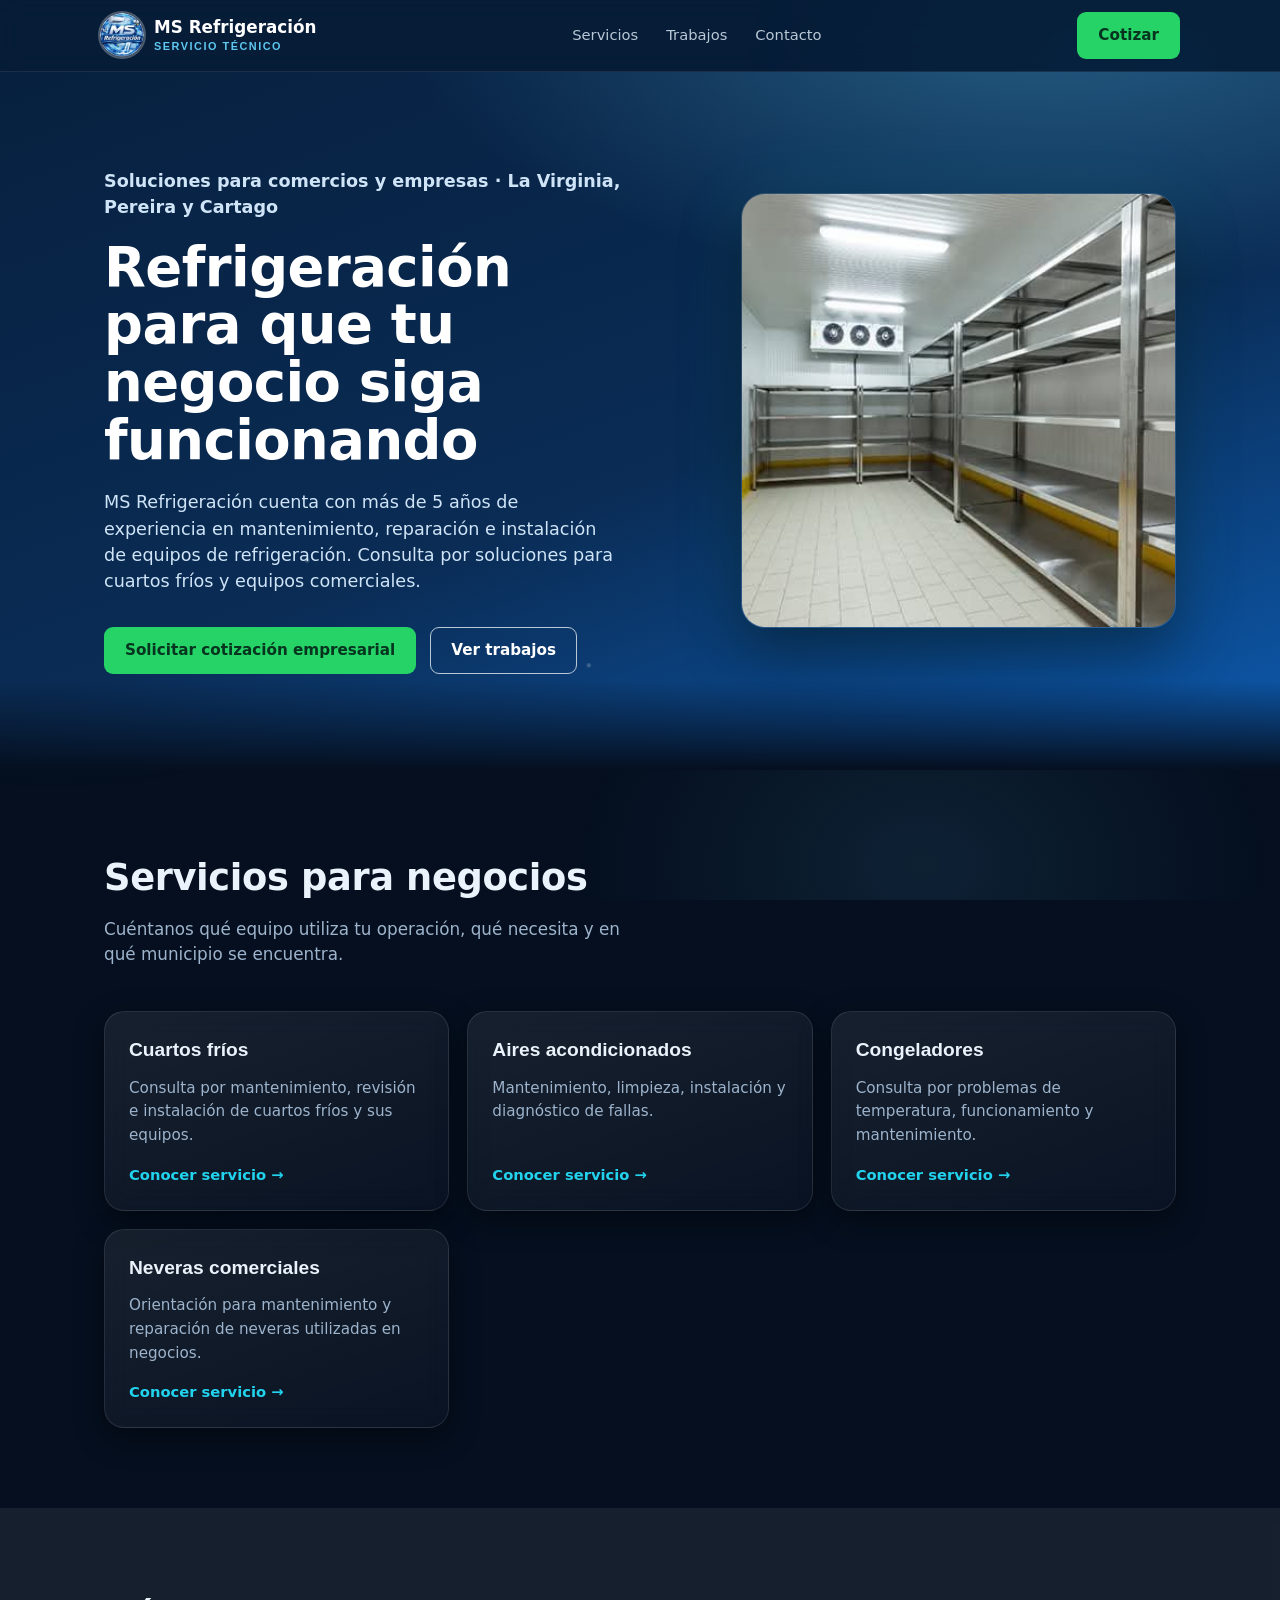
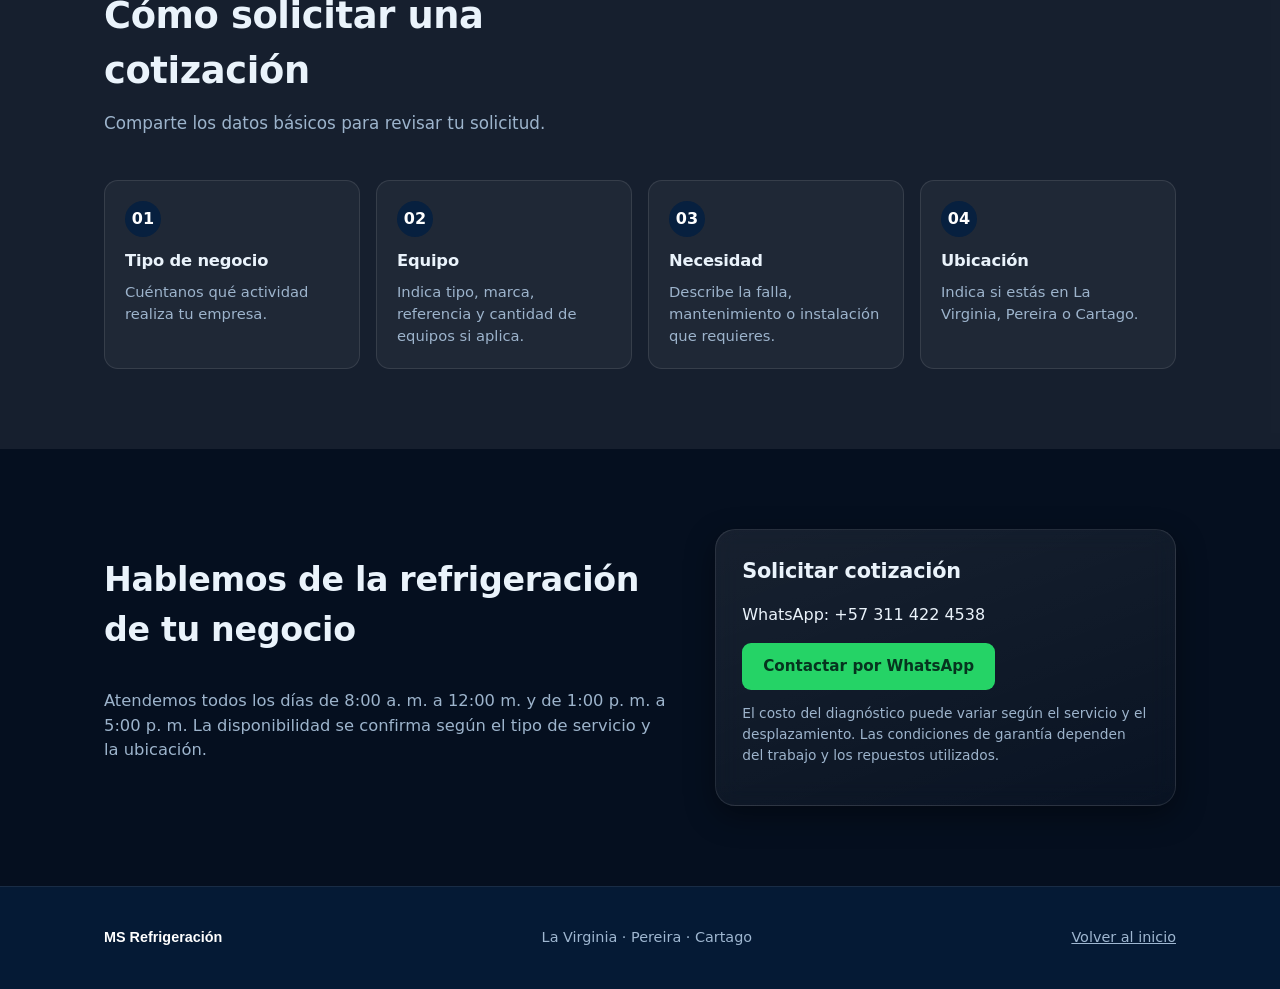
<file: empresas.html>
<!doctype html>
<html lang="es-CO"><head><meta charset="utf-8"><meta name="viewport" content="width=device-width, initial-scale=1">
<title>Refrigeración comercial para empresas en Risaralda y Cartago | MS Refrigeración</title>
<meta name="description" content="MS Refrigeración ofrece mantenimiento, reparación e instalación de equipos de refrigeración para comercios y empresas en La Virginia, Pereira y Cartago. Consulta por WhatsApp.">
<meta name="robots" content="index,follow"><meta name="theme-color" content="#07203f"><link rel="icon" href="img/logo-pequeno.webp" type="image/webp"><link rel="stylesheet" href="css/estilos.css"></head>
<body><header><div class="header-row wrap"><a class="brand" href="index.html" style="text-decoration:none"><img class="brand-logo" src="img/logo-pequeno.webp" alt="Logo MS Refrigeración" width="44" height="44"><span class="brand-text"><b>MS Refrigeración</b><small>Servicio técnico</small></span></a><nav><a href="index.html#panel-servicios">Servicios</a><a href="index.html#panel-trabajos">Trabajos</a><a href="index.html#panel-contacto">Contacto</a></nav><div class="header-cta"><a class="btn btn-wsp" href="https://wa.me/573114224538?text=Hola%2C%20necesito%20cotizar%20un%20servicio%20para%20mi%20negocio." target="_blank" rel="noopener">Cotizar</a></div></div></header>
<main><section class="hero"><div class="wrap hero-grid"><div><p class="eyebrow-line">Soluciones para comercios y empresas · La Virginia, Pereira y Cartago</p><h1>Refrigeración para que tu negocio siga funcionando</h1><p>MS Refrigeración cuenta con más de 5 años de experiencia en mantenimiento, reparación e instalación de equipos de refrigeración. Consulta por soluciones para cuartos fríos y equipos comerciales.</p><div class="hero-actions"><a class="btn btn-wsp" href="https://wa.me/573114224538?text=Hola%2C%20quiero%20cotizar%20un%20servicio%20de%20refrigeraci%C3%B3n%20para%20mi%20empresa.%20Mi%20negocio%20est%C3%A1%20en%3A%20" target="_blank" rel="noopener">Solicitar cotización empresarial</a><a class="btn btn-outline" href="index.html#panel-trabajos">Ver trabajos</a></div></div><img class="hero-collage" src="img/cuarto-frio.jpg" alt="Equipo de refrigeración en un cuarto frío" width="900" height="700" fetchpriority="high"></div></section>
<section class="section"><div class="wrap"><div class="section-head"><h2>Servicios para negocios</h2><p>Cuéntanos qué equipo utiliza tu operación, qué necesita y en qué municipio se encuentra.</p></div><div class="service-list">
<a class="service-row" href="servicios/cuartos-frios.html"><div class="svc-name">Cuartos fríos</div><div class="svc-desc">Consulta por mantenimiento, revisión e instalación de cuartos fríos y sus equipos.</div><span class="svc-go">Conocer servicio →</span></a>
<a class="service-row" href="servicios/aires-acondicionados.html"><div class="svc-name">Aires acondicionados</div><div class="svc-desc">Mantenimiento, limpieza, instalación y diagnóstico de fallas.</div><span class="svc-go">Conocer servicio →</span></a>
<a class="service-row" href="servicios/congeladores.html"><div class="svc-name">Congeladores</div><div class="svc-desc">Consulta por problemas de temperatura, funcionamiento y mantenimiento.</div><span class="svc-go">Conocer servicio →</span></a>
<a class="service-row" href="servicios/neveras.html"><div class="svc-name">Neveras comerciales</div><div class="svc-desc">Orientación para mantenimiento y reparación de neveras utilizadas en negocios.</div><span class="svc-go">Conocer servicio →</span></a>
</div></div></section>
<section class="section process-section"><div class="wrap"><div class="section-head"><h2>Cómo solicitar una cotización</h2><p>Comparte los datos básicos para revisar tu solicitud.</p></div><div class="process-grid"><article><span>01</span><h3>Tipo de negocio</h3><p>Cuéntanos qué actividad realiza tu empresa.</p></article><article><span>02</span><h3>Equipo</h3><p>Indica tipo, marca, referencia y cantidad de equipos si aplica.</p></article><article><span>03</span><h3>Necesidad</h3><p>Describe la falla, mantenimiento o instalación que requieres.</p></article><article><span>04</span><h3>Ubicación</h3><p>Indica si estás en La Virginia, Pereira o Cartago.</p></article></div></div></section>
<section class="contact"><div class="wrap contact-grid"><div class="contact-side"><h2>Hablemos de la refrigeración de tu negocio</h2><p>Atendemos todos los días de 8:00 a. m. a 12:00 m. y de 1:00 p. m. a 5:00 p. m. La disponibilidad se confirma según el tipo de servicio y la ubicación.</p></div><div class="contact-card"><h3>Solicitar cotización</h3><p>WhatsApp: +57 311 422 4538</p><a class="btn btn-wsp" href="https://wa.me/573114224538?text=Hola%2C%20quiero%20cotizar%20un%20servicio%20para%20mi%20empresa.%20Tipo%20de%20equipo%3A%20%20Municipio%3A%20%20Necesidad%3A%20" target="_blank" rel="noopener">Contactar por WhatsApp</a><p class="small-note">El costo del diagnóstico puede variar según el servicio y el desplazamiento. Las condiciones de garantía dependen del trabajo y los repuestos utilizados.</p></div></div></section></main>
<footer><div class="wrap foot-row"><div class="foot-brand">MS Refrigeración</div><div>La Virginia · Pereira · Cartago</div><div><a href="index.html">Volver al inicio</a></div></div></footer></body></html>
</file>
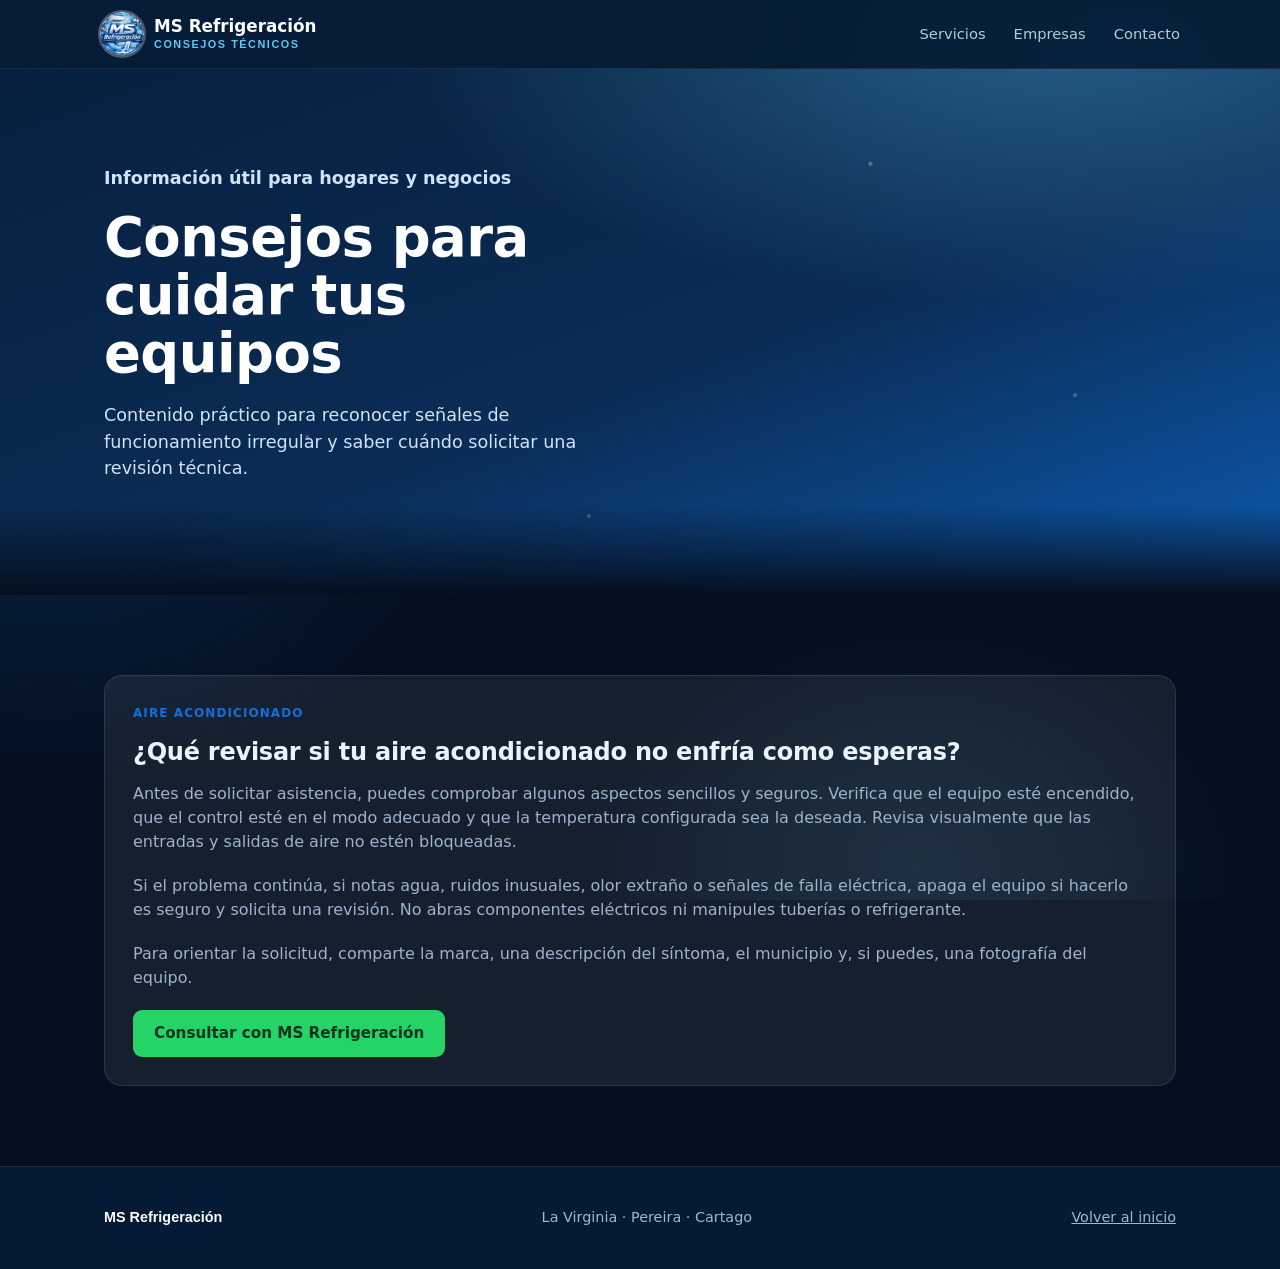
<file: consejos/aire-acondicionado-no-enfria.html>
<!doctype html><html lang="es-CO"><head><meta charset="utf-8"><meta name="viewport" content="width=device-width, initial-scale=1"><title>Consejos de refrigeración y mantenimiento | MS Refrigeración</title><meta name="description" content="Consejos para cuidar aires acondicionados y equipos de refrigeración en hogares y negocios. Información de MS Refrigeración."><meta name="robots" content="index,follow"><link rel="icon" href="../img/logo-pequeno.webp" type="image/webp"><link rel="stylesheet" href="../css/estilos.css"></head><body><header><div class="header-row wrap"><a class="brand" href="../index.html" style="text-decoration:none"><img class="brand-logo" src="../img/logo-pequeno.webp" alt="Logo MS Refrigeración" width="44" height="44"><span class="brand-text"><b>MS Refrigeración</b><small>Consejos técnicos</small></span></a><nav><a href="../index.html#panel-servicios">Servicios</a><a href="../empresas.html">Empresas</a><a href="../index.html#panel-contacto">Contacto</a></nav></div></header><main><section class="hero"><div class="wrap"><p class="eyebrow-line">Información útil para hogares y negocios</p><h1>Consejos para cuidar tus equipos</h1><p>Contenido práctico para reconocer señales de funcionamiento irregular y saber cuándo solicitar una revisión técnica.</p></div></section><section class="section"><div class="wrap"><article class="audience-card"><span class="audience-kicker">Aire acondicionado</span><h2>¿Qué revisar si tu aire acondicionado no enfría como esperas?</h2><p>Antes de solicitar asistencia, puedes comprobar algunos aspectos sencillos y seguros. Verifica que el equipo esté encendido, que el control esté en el modo adecuado y que la temperatura configurada sea la deseada. Revisa visualmente que las entradas y salidas de aire no estén bloqueadas.</p><p>Si el problema continúa, si notas agua, ruidos inusuales, olor extraño o señales de falla eléctrica, apaga el equipo si hacerlo es seguro y solicita una revisión. No abras componentes eléctricos ni manipules tuberías o refrigerante.</p><p>Para orientar la solicitud, comparte la marca, una descripción del síntoma, el municipio y, si puedes, una fotografía del equipo.</p><a class="btn btn-wsp" href="https://wa.me/573114224538?text=Hola%2C%20mi%20aire%20acondicionado%20no%20est%C3%A1%20enfriando%20bien.%20Estoy%20en%3A%20" target="_blank" rel="noopener">Consultar con MS Refrigeración</a></article></div></section></main><footer><div class="wrap foot-row"><div class="foot-brand">MS Refrigeración</div><div>La Virginia · Pereira · Cartago</div><div><a href="../index.html">Volver al inicio</a></div></div></footer></body></html>
</file>
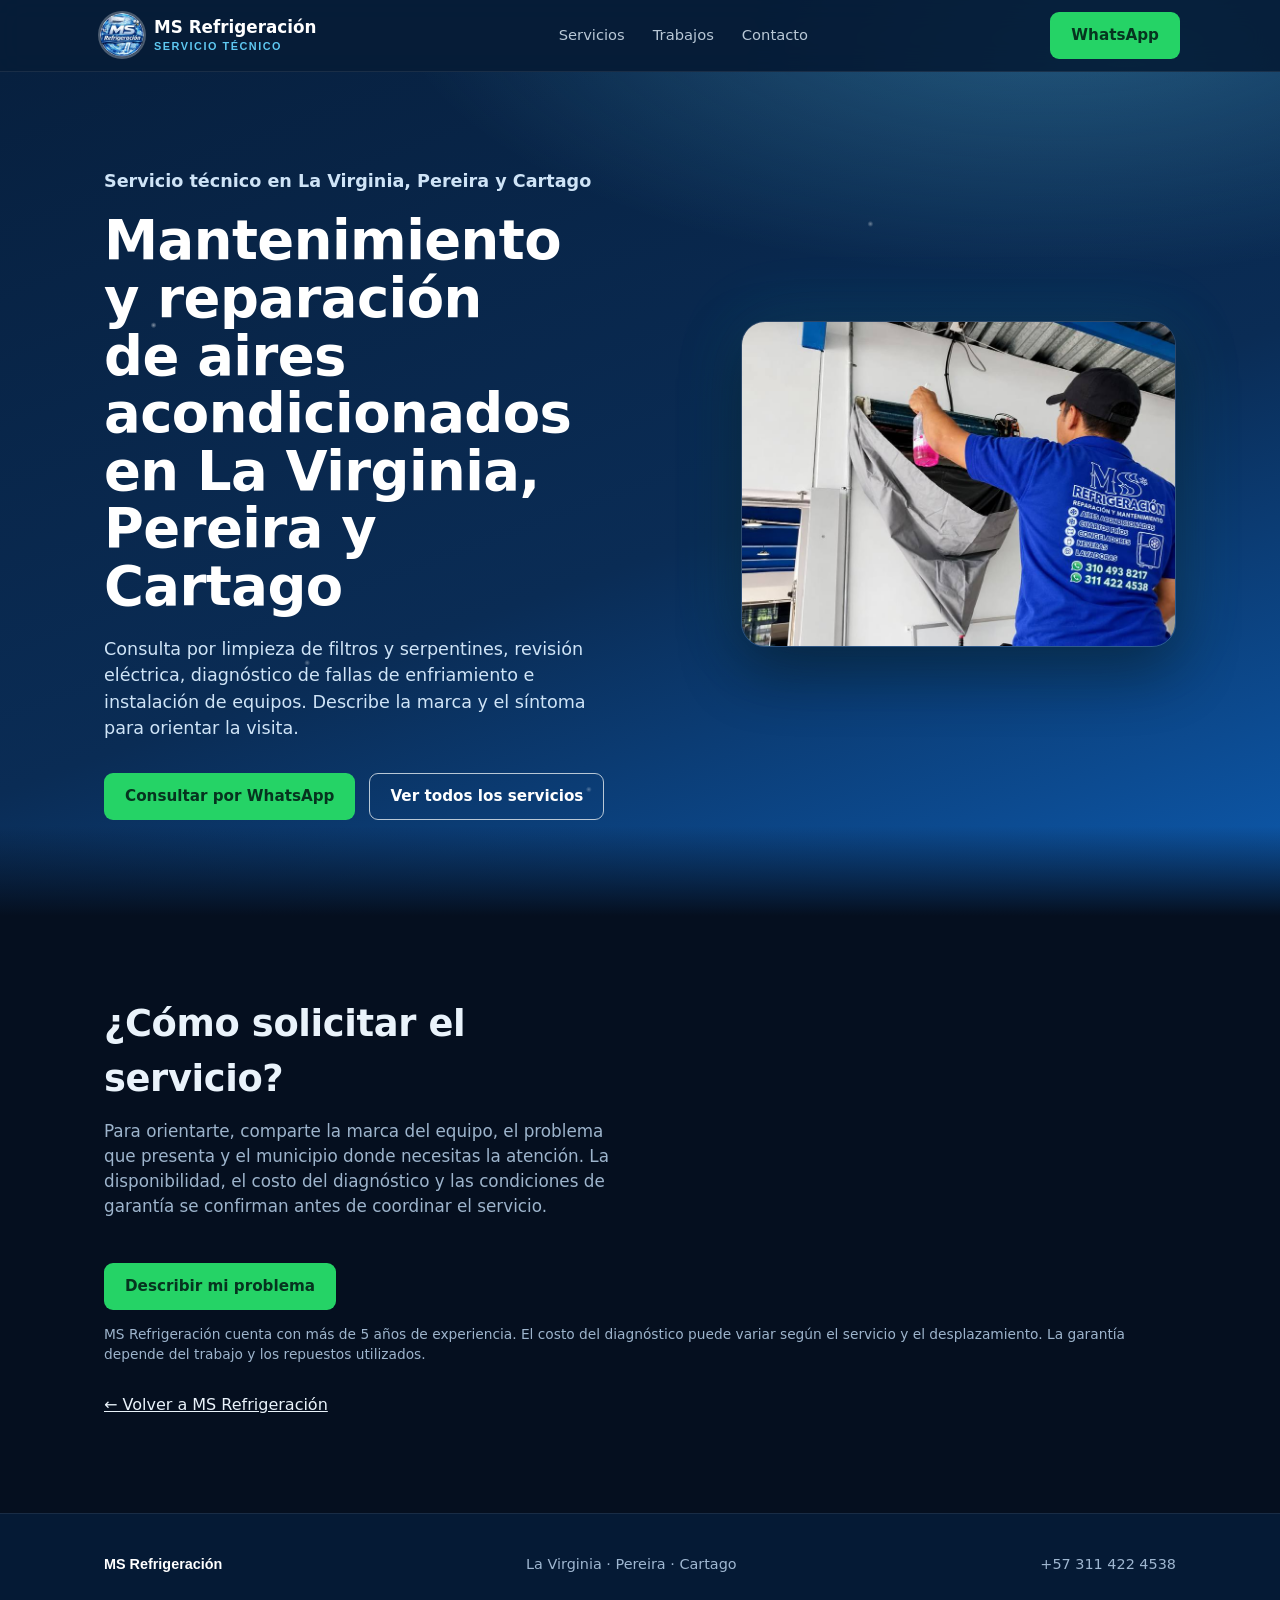
<file: servicios/aires-acondicionados.html>
<!doctype html>
<html lang="es"><head><meta charset="utf-8"><meta name="viewport" content="width=device-width, initial-scale=1">
<title>Mantenimiento y reparación de aires acondicionados en La Virginia, Pereira y Cartago | MS Refrigeración</title><meta name="description" content="Consulta por mantenimiento, limpieza, instalación y diagnóstico de aires acondicionados. Más de 5 años de experiencia. Atención en La Virginia, Pereira y Cartago."><meta name="robots" content="index,follow"><meta name="theme-color" content="#07203f">
<link rel="icon" href="../img/logo-pequeno.webp" type="image/webp"><link rel="stylesheet" href="../css/estilos.css">
</head><body><header><div class="header-row wrap"><a class="brand" href="../index.html" style="text-decoration:none"><img class="brand-logo" src="../img/logo-pequeno.webp" alt="Logo MS Refrigeración" width="44" height="44"><span class="brand-text"><b>MS Refrigeración</b><small>Servicio técnico</small></span></a><nav><a href="../index.html#panel-servicios">Servicios</a><a href="../index.html#panel-trabajos">Trabajos</a><a href="../index.html#panel-contacto">Contacto</a></nav><div class="header-cta"><a class="btn btn-wsp" href="https://wa.me/573114224538?text=Hola%2C%20necesito%20servicio%20para%20mi%20aire%20acondicionado." target="_blank" rel="noopener">WhatsApp</a></div></div></header>
<main><section class="hero"><div class="wrap hero-grid"><div><p class="eyebrow-line">Servicio técnico en La Virginia, Pereira y Cartago</p><h1>Mantenimiento y reparación de aires acondicionados en La Virginia, Pereira y Cartago</h1><p>Consulta por limpieza de filtros y serpentines, revisión eléctrica, diagnóstico de fallas de enfriamiento e instalación de equipos. Describe la marca y el síntoma para orientar la visita.</p><div class="hero-actions"><a class="btn btn-wsp" href="https://wa.me/573114224538?text=Hola%2C%20necesito%20servicio%20para%20mi%20aire%20acondicionado." target="_blank" rel="noopener">Consultar por WhatsApp</a><a class="btn btn-outline" href="../index.html#panel-servicios">Ver todos los servicios</a></div></div><img class="hero-collage" src="../img/lavado-de-aire-acondicionado.jpg" alt="Trabajo de MS Refrigeración relacionado con aires acondicionados" width="900" height="700" fetchpriority="high"></div></section>
<section class="section"><div class="wrap"><div class="section-head"><h2>¿Cómo solicitar el servicio?</h2><p>Para orientarte, comparte la marca del equipo, el problema que presenta y el municipio donde necesitas la atención. La disponibilidad, el costo del diagnóstico y las condiciones de garantía se confirman antes de coordinar el servicio.</p></div><a class="btn btn-wsp" href="https://wa.me/573114224538?text=Hola%2C%20necesito%20servicio%20para%20mi%20aire%20acondicionado." target="_blank" rel="noopener">Describir mi problema</a><p class="small-note">MS Refrigeración cuenta con más de 5 años de experiencia. El costo del diagnóstico puede variar según el servicio y el desplazamiento. La garantía depende del trabajo y los repuestos utilizados.</p><p style="margin-top:28px"><a href="../index.html">← Volver a MS Refrigeración</a></p></div></section></main>
<footer><div class="wrap foot-row"><div class="foot-brand">MS Refrigeración</div><div>La Virginia · Pereira · Cartago</div><div>+57 311 422 4538</div></div></footer></body></html>
</file>
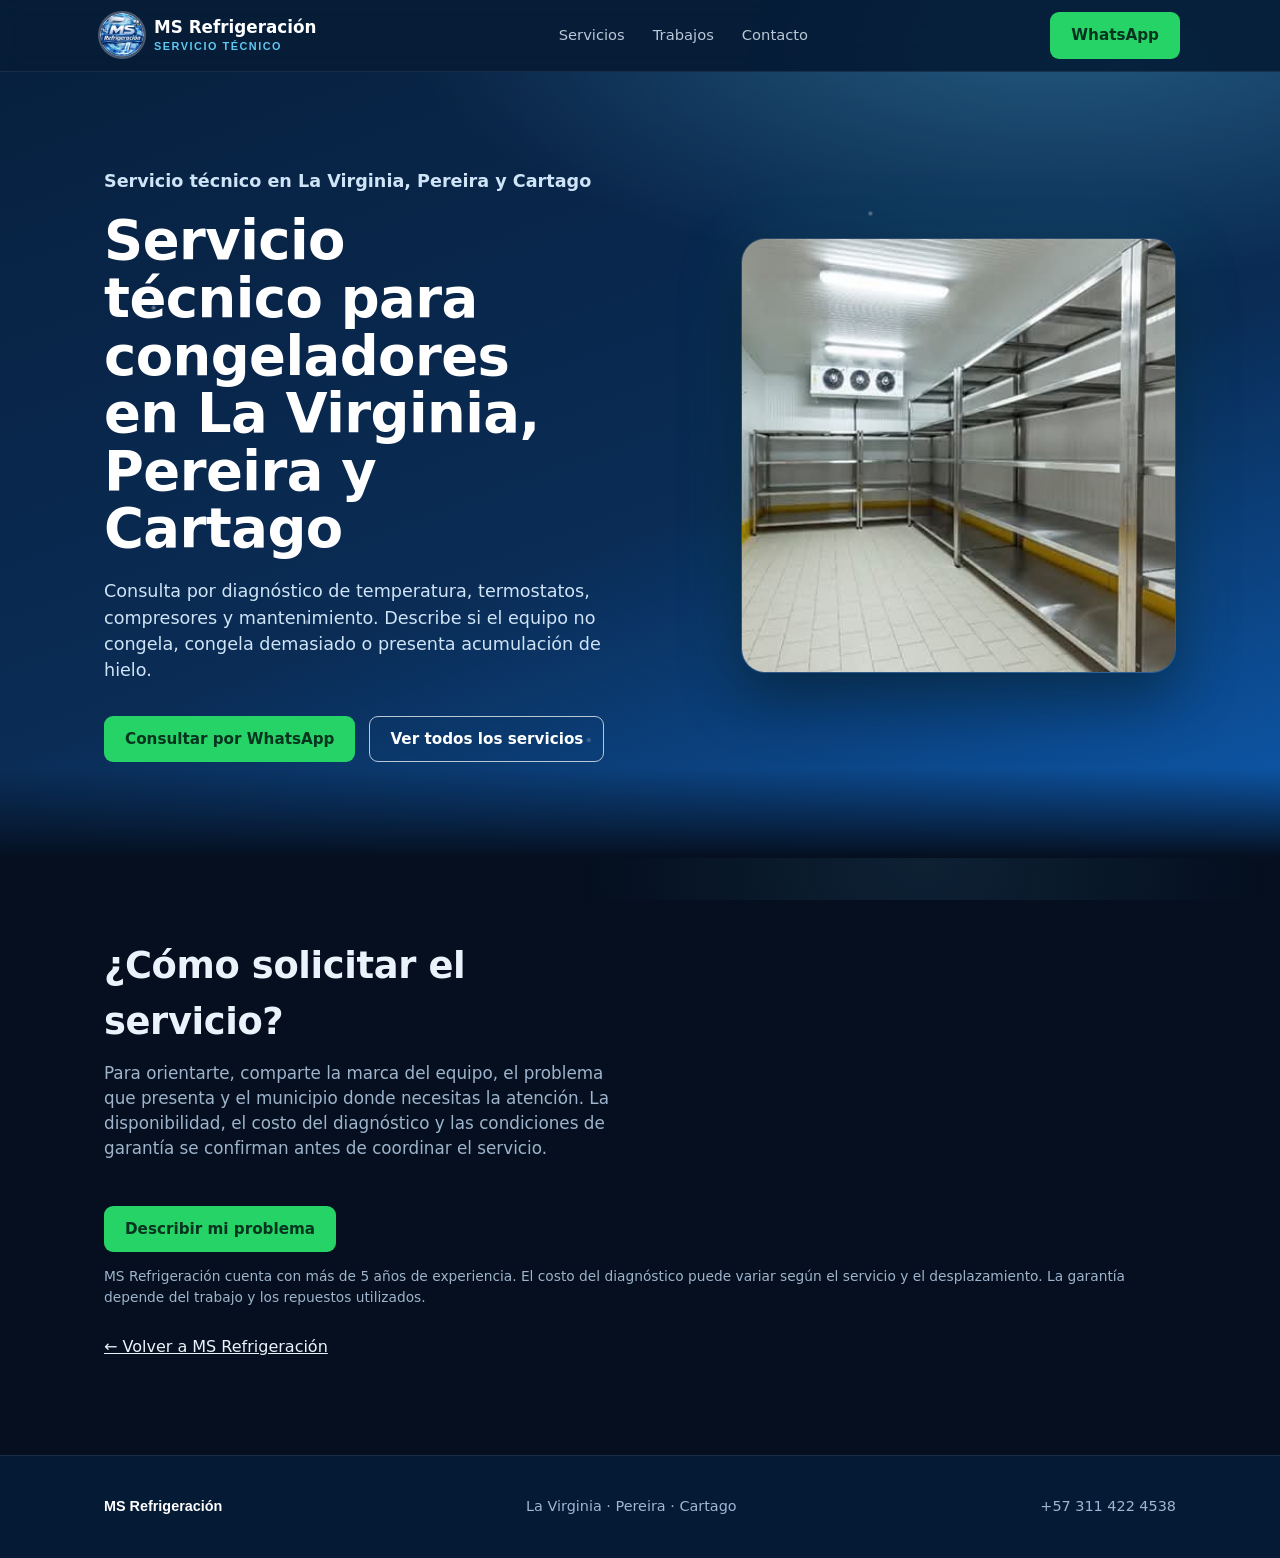
<file: servicios/congeladores.html>
<!doctype html>
<html lang="es"><head><meta charset="utf-8"><meta name="viewport" content="width=device-width, initial-scale=1">
<title>Servicio técnico para congeladores en La Virginia, Pereira y Cartago | MS Refrigeración</title><meta name="description" content="Consulta por diagnóstico, mantenimiento y reparación de congeladores. Atención para hogares y negocios en La Virginia, Pereira y Cartago."><meta name="robots" content="index,follow"><meta name="theme-color" content="#07203f">
<link rel="icon" href="../img/logo-pequeno.webp" type="image/webp"><link rel="stylesheet" href="../css/estilos.css">
</head><body><header><div class="header-row wrap"><a class="brand" href="../index.html" style="text-decoration:none"><img class="brand-logo" src="../img/logo-pequeno.webp" alt="Logo MS Refrigeración" width="44" height="44"><span class="brand-text"><b>MS Refrigeración</b><small>Servicio técnico</small></span></a><nav><a href="../index.html#panel-servicios">Servicios</a><a href="../index.html#panel-trabajos">Trabajos</a><a href="../index.html#panel-contacto">Contacto</a></nav><div class="header-cta"><a class="btn btn-wsp" href="https://wa.me/573114224538?text=Hola%2C%20necesito%20revisi%C3%B3n%20de%20un%20congelador." target="_blank" rel="noopener">WhatsApp</a></div></div></header>
<main><section class="hero"><div class="wrap hero-grid"><div><p class="eyebrow-line">Servicio técnico en La Virginia, Pereira y Cartago</p><h1>Servicio técnico para congeladores en La Virginia, Pereira y Cartago</h1><p>Consulta por diagnóstico de temperatura, termostatos, compresores y mantenimiento. Describe si el equipo no congela, congela demasiado o presenta acumulación de hielo.</p><div class="hero-actions"><a class="btn btn-wsp" href="https://wa.me/573114224538?text=Hola%2C%20necesito%20revisi%C3%B3n%20de%20un%20congelador." target="_blank" rel="noopener">Consultar por WhatsApp</a><a class="btn btn-outline" href="../index.html#panel-servicios">Ver todos los servicios</a></div></div><img class="hero-collage" src="../img/cuarto-frio.jpg" alt="Trabajo de MS Refrigeración relacionado con congeladores" width="900" height="700" fetchpriority="high"></div></section>
<section class="section"><div class="wrap"><div class="section-head"><h2>¿Cómo solicitar el servicio?</h2><p>Para orientarte, comparte la marca del equipo, el problema que presenta y el municipio donde necesitas la atención. La disponibilidad, el costo del diagnóstico y las condiciones de garantía se confirman antes de coordinar el servicio.</p></div><a class="btn btn-wsp" href="https://wa.me/573114224538?text=Hola%2C%20necesito%20revisi%C3%B3n%20de%20un%20congelador." target="_blank" rel="noopener">Describir mi problema</a><p class="small-note">MS Refrigeración cuenta con más de 5 años de experiencia. El costo del diagnóstico puede variar según el servicio y el desplazamiento. La garantía depende del trabajo y los repuestos utilizados.</p><p style="margin-top:28px"><a href="../index.html">← Volver a MS Refrigeración</a></p></div></section></main>
<footer><div class="wrap foot-row"><div class="foot-brand">MS Refrigeración</div><div>La Virginia · Pereira · Cartago</div><div>+57 311 422 4538</div></div></footer></body></html>
</file>
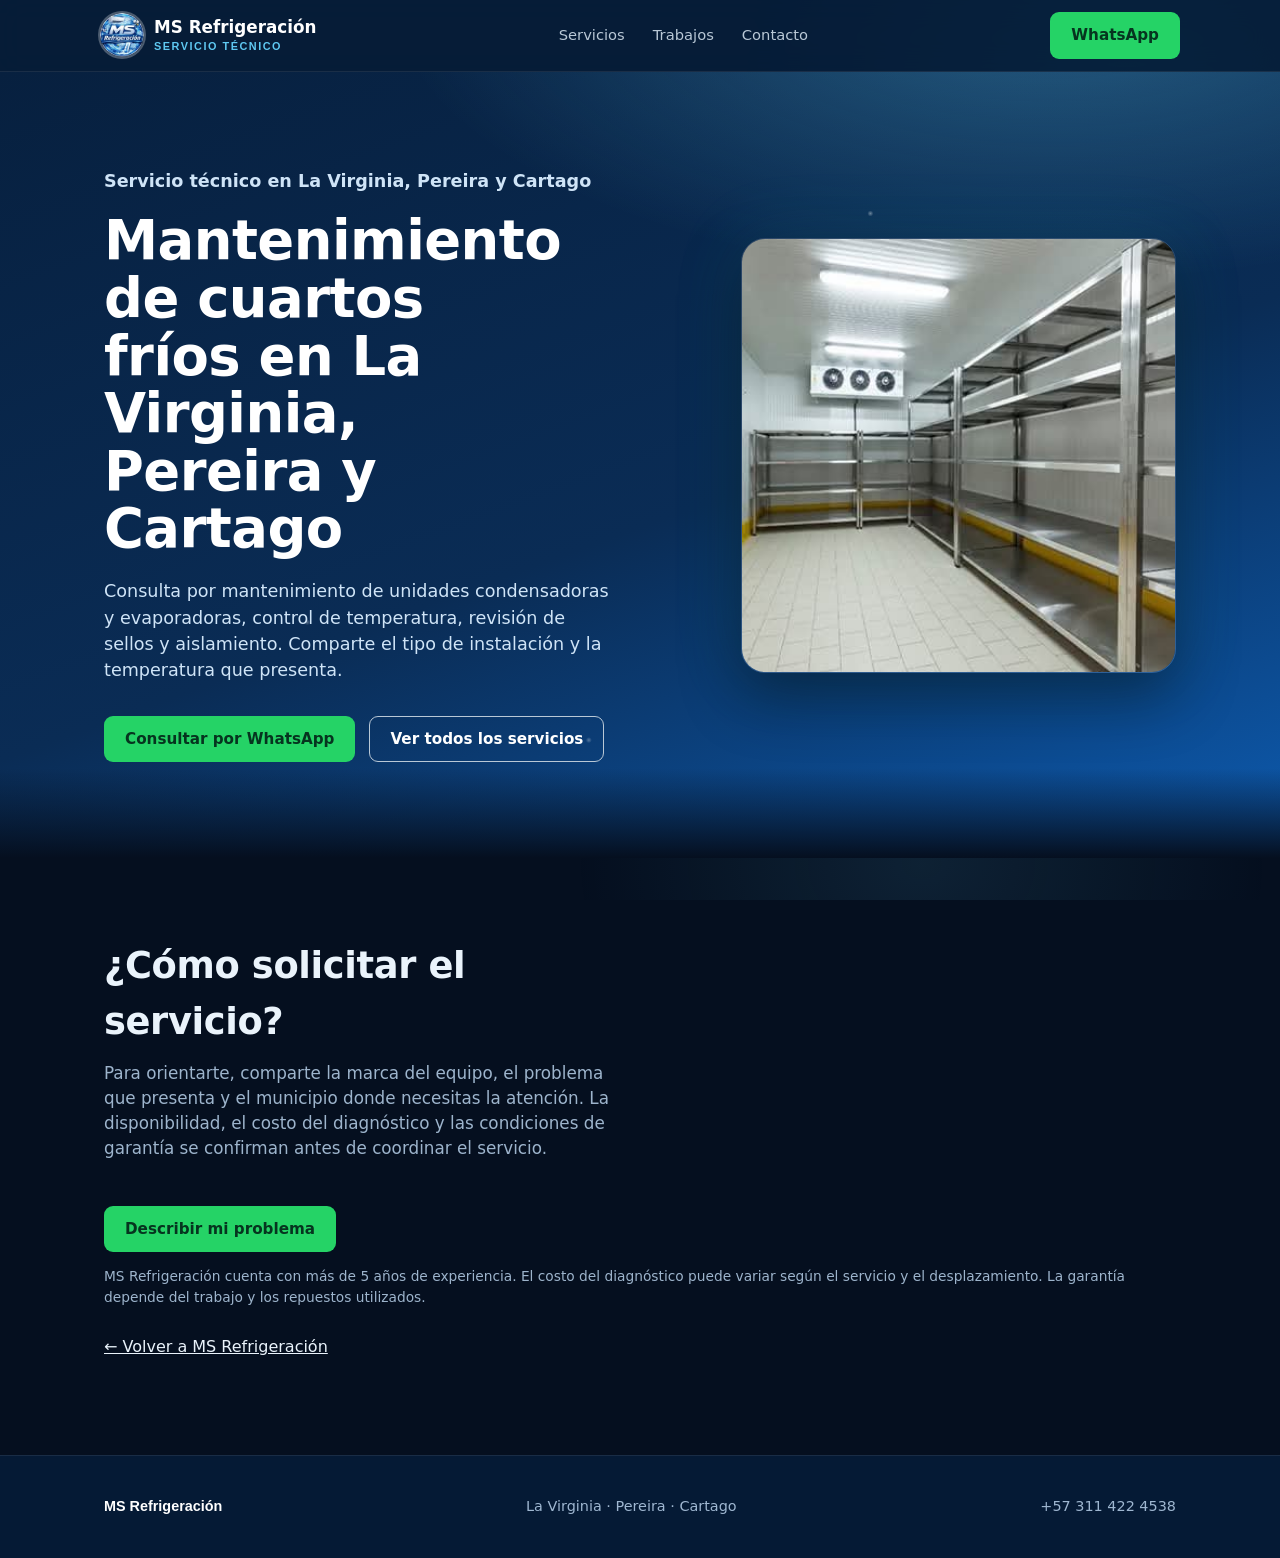
<file: servicios/cuartos-frios.html>
<!doctype html>
<html lang="es"><head><meta charset="utf-8"><meta name="viewport" content="width=device-width, initial-scale=1">
<title>Mantenimiento de cuartos fríos en Risaralda y Cartago | MS Refrigeración</title><meta name="description" content="Consulta por mantenimiento e instalación de cuartos fríos y revisión de equipos comerciales. Servicio para negocios en La Virginia, Pereira y Cartago."><meta name="robots" content="index,follow"><meta name="theme-color" content="#07203f">
<link rel="icon" href="../img/logo-pequeno.webp" type="image/webp"><link rel="stylesheet" href="../css/estilos.css">
</head><body><header><div class="header-row wrap"><a class="brand" href="../index.html" style="text-decoration:none"><img class="brand-logo" src="../img/logo-pequeno.webp" alt="Logo MS Refrigeración" width="44" height="44"><span class="brand-text"><b>MS Refrigeración</b><small>Servicio técnico</small></span></a><nav><a href="../index.html#panel-servicios">Servicios</a><a href="../index.html#panel-trabajos">Trabajos</a><a href="../index.html#panel-contacto">Contacto</a></nav><div class="header-cta"><a class="btn btn-wsp" href="https://wa.me/573114224538?text=Hola%2C%20necesito%20mantenimiento%20o%20revisi%C3%B3n%20de%20un%20cuarto%20fr%C3%ADo." target="_blank" rel="noopener">WhatsApp</a></div></div></header>
<main><section class="hero"><div class="wrap hero-grid"><div><p class="eyebrow-line">Servicio técnico en La Virginia, Pereira y Cartago</p><h1>Mantenimiento de cuartos fríos en La Virginia, Pereira y Cartago</h1><p>Consulta por mantenimiento de unidades condensadoras y evaporadoras, control de temperatura, revisión de sellos y aislamiento. Comparte el tipo de instalación y la temperatura que presenta.</p><div class="hero-actions"><a class="btn btn-wsp" href="https://wa.me/573114224538?text=Hola%2C%20necesito%20mantenimiento%20o%20revisi%C3%B3n%20de%20un%20cuarto%20fr%C3%ADo." target="_blank" rel="noopener">Consultar por WhatsApp</a><a class="btn btn-outline" href="../index.html#panel-servicios">Ver todos los servicios</a></div></div><img class="hero-collage" src="../img/cuarto-frio.jpg" alt="Trabajo de MS Refrigeración relacionado con cuartos fríos" width="900" height="700" fetchpriority="high"></div></section>
<section class="section"><div class="wrap"><div class="section-head"><h2>¿Cómo solicitar el servicio?</h2><p>Para orientarte, comparte la marca del equipo, el problema que presenta y el municipio donde necesitas la atención. La disponibilidad, el costo del diagnóstico y las condiciones de garantía se confirman antes de coordinar el servicio.</p></div><a class="btn btn-wsp" href="https://wa.me/573114224538?text=Hola%2C%20necesito%20mantenimiento%20o%20revisi%C3%B3n%20de%20un%20cuarto%20fr%C3%ADo." target="_blank" rel="noopener">Describir mi problema</a><p class="small-note">MS Refrigeración cuenta con más de 5 años de experiencia. El costo del diagnóstico puede variar según el servicio y el desplazamiento. La garantía depende del trabajo y los repuestos utilizados.</p><p style="margin-top:28px"><a href="../index.html">← Volver a MS Refrigeración</a></p></div></section></main>
<footer><div class="wrap foot-row"><div class="foot-brand">MS Refrigeración</div><div>La Virginia · Pereira · Cartago</div><div>+57 311 422 4538</div></div></footer></body></html>
</file>
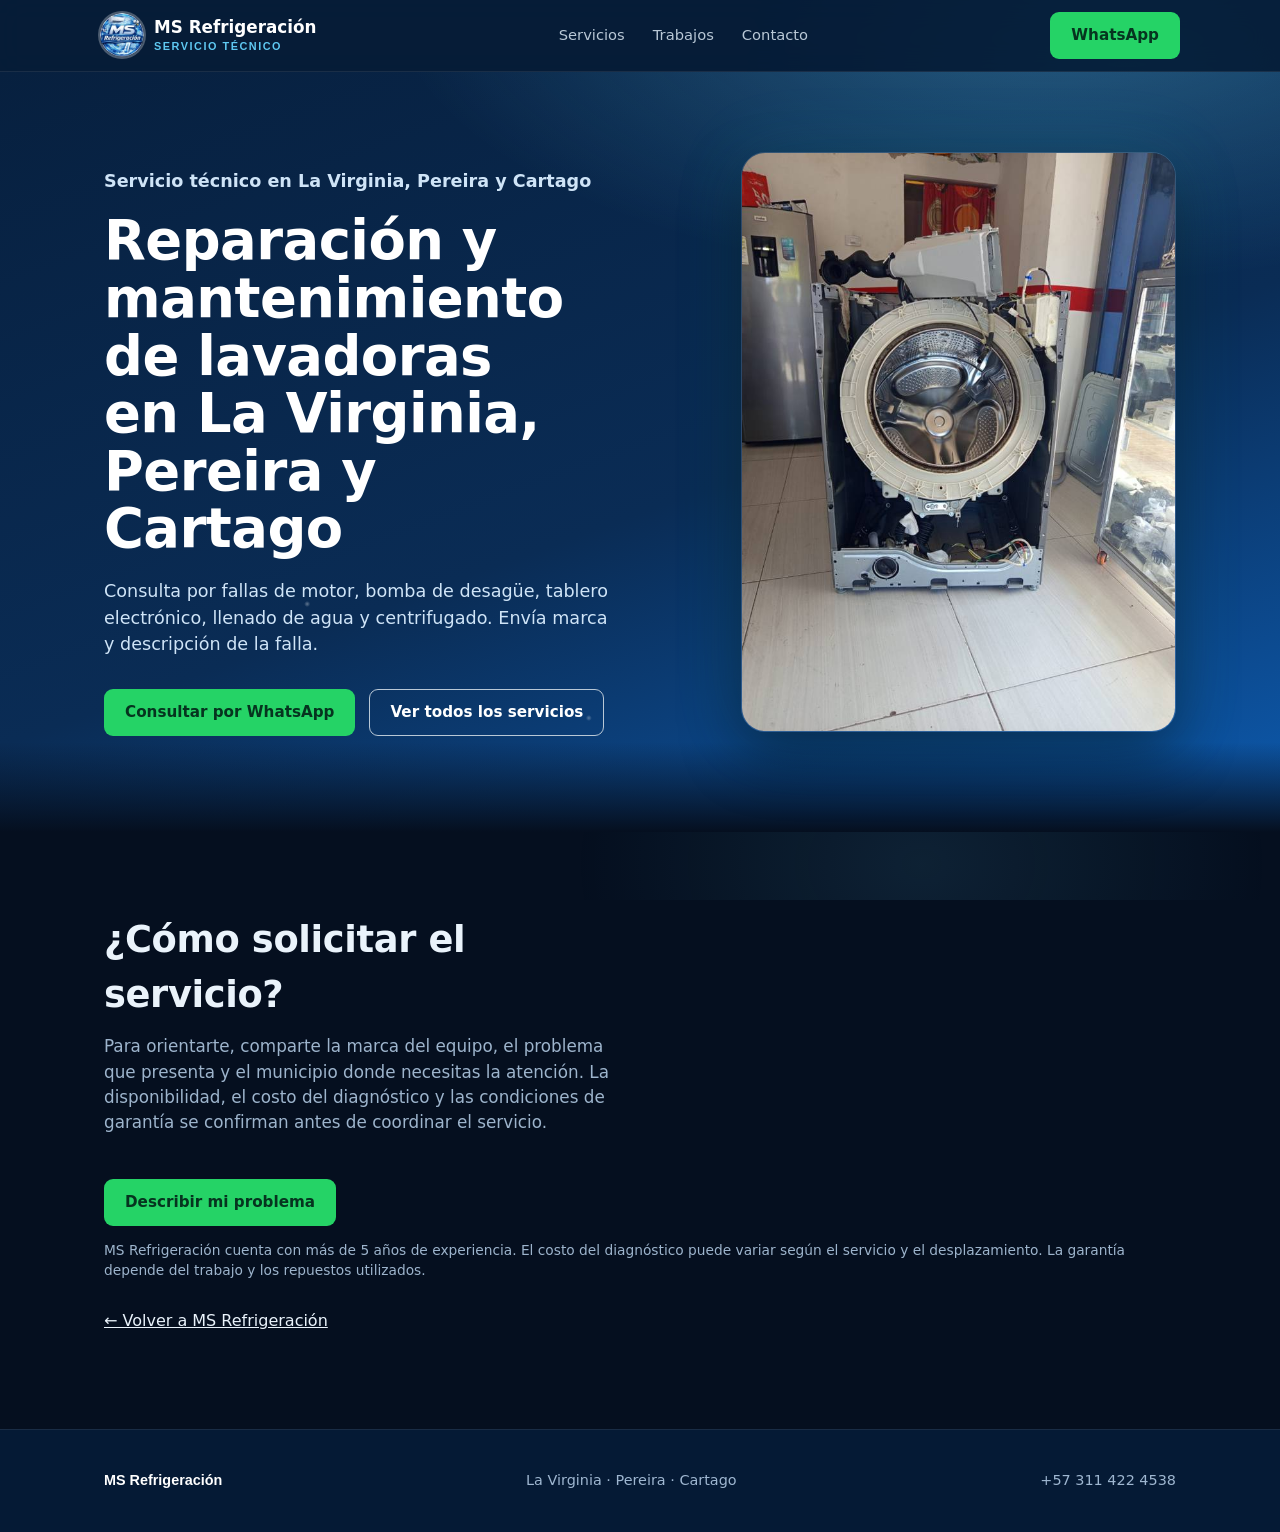
<file: servicios/lavadoras.html>
<!doctype html>
<html lang="es"><head><meta charset="utf-8"><meta name="viewport" content="width=device-width, initial-scale=1">
<title>Reparación y mantenimiento de lavadoras en La Virginia, Pereira y Cartago | MS Refrigeración</title><meta name="description" content="Consulta por diagnóstico y reparación de lavadoras. Atención en La Virginia, Pereira y Cartago; disponibilidad y costos se confirman por WhatsApp."><meta name="robots" content="index,follow"><meta name="theme-color" content="#07203f">
<link rel="icon" href="../img/logo-pequeno.webp" type="image/webp"><link rel="stylesheet" href="../css/estilos.css">
</head><body><header><div class="header-row wrap"><a class="brand" href="../index.html" style="text-decoration:none"><img class="brand-logo" src="../img/logo-pequeno.webp" alt="Logo MS Refrigeración" width="44" height="44"><span class="brand-text"><b>MS Refrigeración</b><small>Servicio técnico</small></span></a><nav><a href="../index.html#panel-servicios">Servicios</a><a href="../index.html#panel-trabajos">Trabajos</a><a href="../index.html#panel-contacto">Contacto</a></nav><div class="header-cta"><a class="btn btn-wsp" href="https://wa.me/573114224538?text=Hola%2C%20necesito%20servicio%20t%C3%A9cnico%20para%20una%20lavadora." target="_blank" rel="noopener">WhatsApp</a></div></div></header>
<main><section class="hero"><div class="wrap hero-grid"><div><p class="eyebrow-line">Servicio técnico en La Virginia, Pereira y Cartago</p><h1>Reparación y mantenimiento de lavadoras en La Virginia, Pereira y Cartago</h1><p>Consulta por fallas de motor, bomba de desagüe, tablero electrónico, llenado de agua y centrifugado. Envía marca y descripción de la falla.</p><div class="hero-actions"><a class="btn btn-wsp" href="https://wa.me/573114224538?text=Hola%2C%20necesito%20servicio%20t%C3%A9cnico%20para%20una%20lavadora." target="_blank" rel="noopener">Consultar por WhatsApp</a><a class="btn btn-outline" href="../index.html#panel-servicios">Ver todos los servicios</a></div></div><img class="hero-collage" src="../img/reparacion-de-lavadora.jpg" alt="Trabajo de MS Refrigeración relacionado con lavadoras" width="900" height="700" fetchpriority="high"></div></section>
<section class="section"><div class="wrap"><div class="section-head"><h2>¿Cómo solicitar el servicio?</h2><p>Para orientarte, comparte la marca del equipo, el problema que presenta y el municipio donde necesitas la atención. La disponibilidad, el costo del diagnóstico y las condiciones de garantía se confirman antes de coordinar el servicio.</p></div><a class="btn btn-wsp" href="https://wa.me/573114224538?text=Hola%2C%20necesito%20servicio%20t%C3%A9cnico%20para%20una%20lavadora." target="_blank" rel="noopener">Describir mi problema</a><p class="small-note">MS Refrigeración cuenta con más de 5 años de experiencia. El costo del diagnóstico puede variar según el servicio y el desplazamiento. La garantía depende del trabajo y los repuestos utilizados.</p><p style="margin-top:28px"><a href="../index.html">← Volver a MS Refrigeración</a></p></div></section></main>
<footer><div class="wrap foot-row"><div class="foot-brand">MS Refrigeración</div><div>La Virginia · Pereira · Cartago</div><div>+57 311 422 4538</div></div></footer></body></html>
</file>
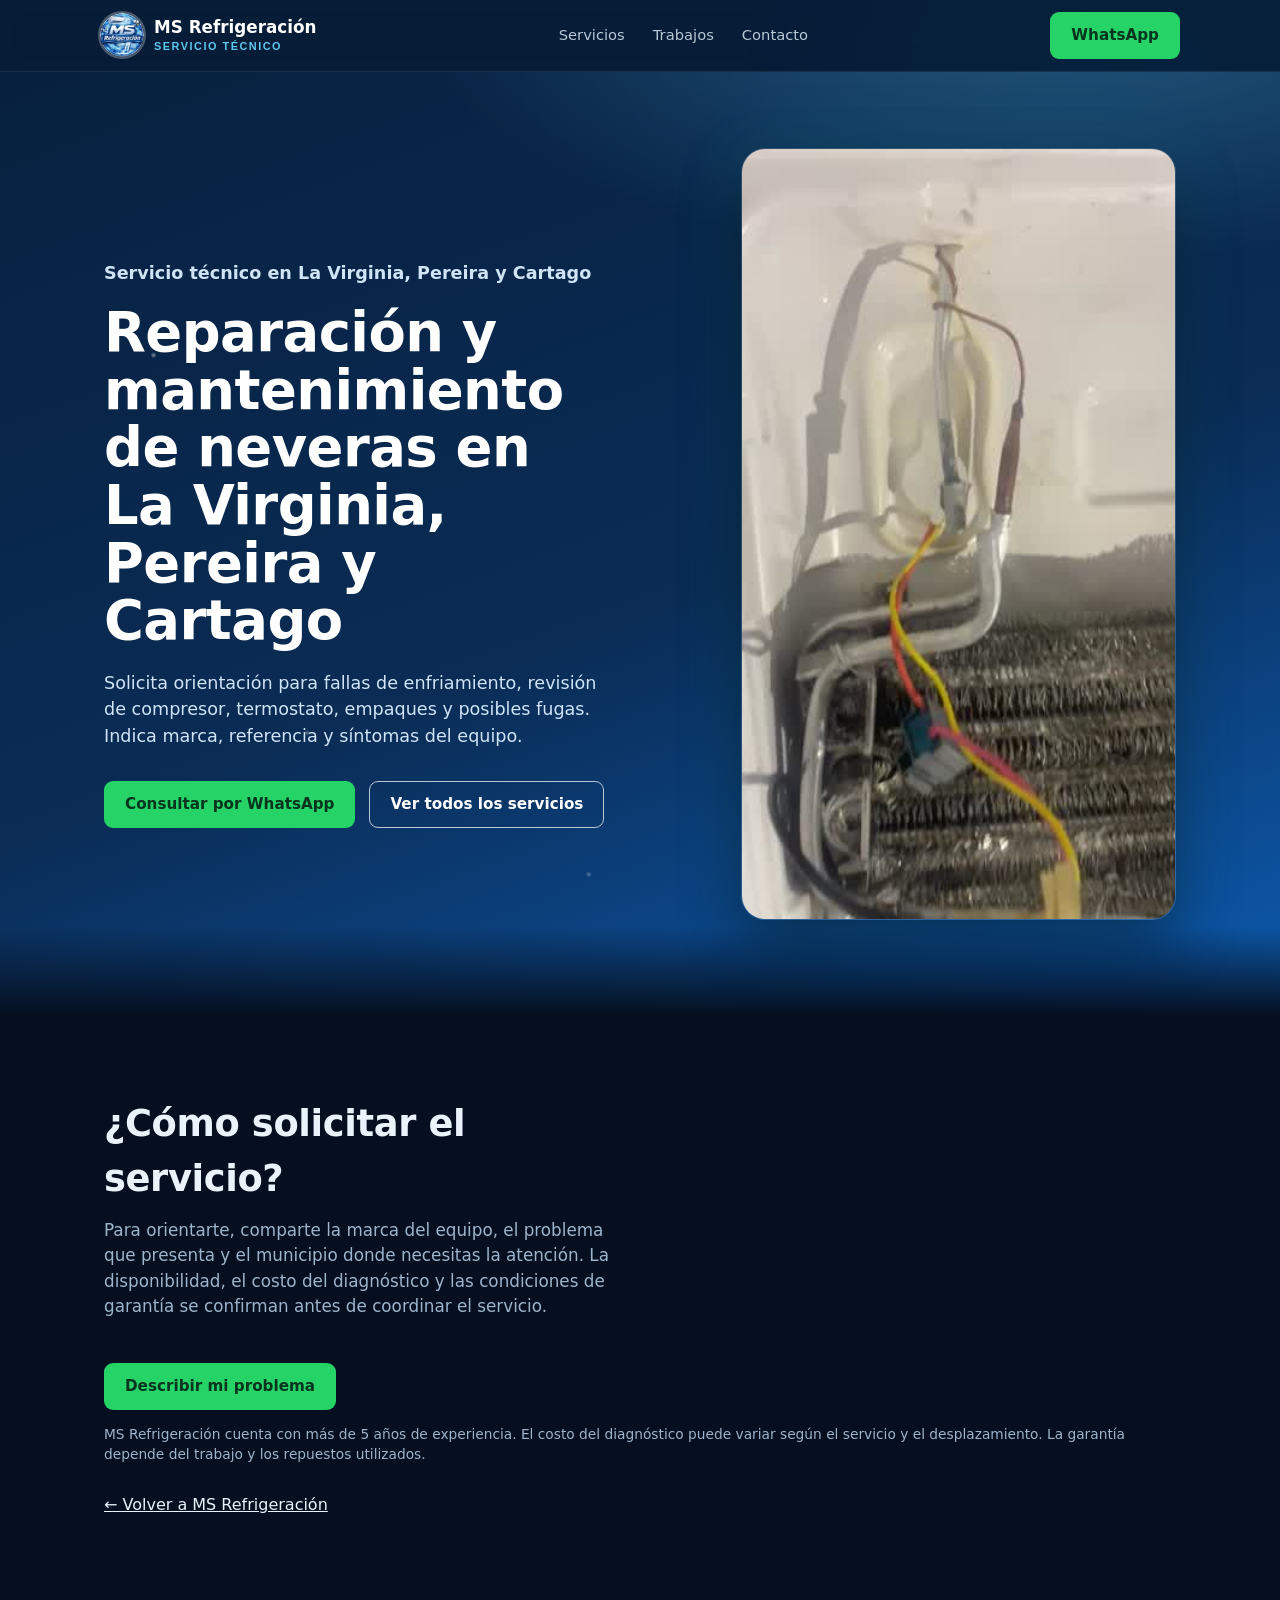
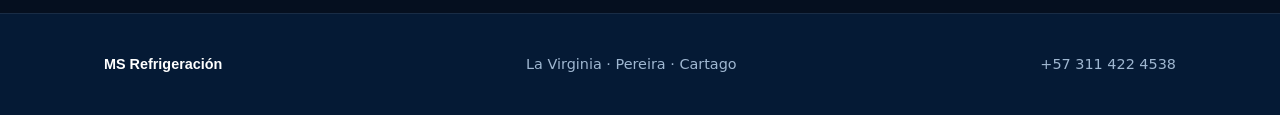
<file: servicios/neveras.html>
<!doctype html>
<html lang="es"><head><meta charset="utf-8"><meta name="viewport" content="width=device-width, initial-scale=1">
<title>Reparación y mantenimiento de neveras en La Virginia, Pereira y Cartago | MS Refrigeración</title><meta name="description" content="Solicita orientación para mantenimiento y reparación de neveras domésticas y comerciales en La Virginia, Pereira y Cartago."><meta name="robots" content="index,follow"><meta name="theme-color" content="#07203f">
<link rel="icon" href="../img/logo-pequeno.webp" type="image/webp"><link rel="stylesheet" href="../css/estilos.css">
</head><body><header><div class="header-row wrap"><a class="brand" href="../index.html" style="text-decoration:none"><img class="brand-logo" src="../img/logo-pequeno.webp" alt="Logo MS Refrigeración" width="44" height="44"><span class="brand-text"><b>MS Refrigeración</b><small>Servicio técnico</small></span></a><nav><a href="../index.html#panel-servicios">Servicios</a><a href="../index.html#panel-trabajos">Trabajos</a><a href="../index.html#panel-contacto">Contacto</a></nav><div class="header-cta"><a class="btn btn-wsp" href="https://wa.me/573114224538?text=Hola%2C%20necesito%20revisi%C3%B3n%20de%20una%20nevera." target="_blank" rel="noopener">WhatsApp</a></div></div></header>
<main><section class="hero"><div class="wrap hero-grid"><div><p class="eyebrow-line">Servicio técnico en La Virginia, Pereira y Cartago</p><h1>Reparación y mantenimiento de neveras en La Virginia, Pereira y Cartago</h1><p>Solicita orientación para fallas de enfriamiento, revisión de compresor, termostato, empaques y posibles fugas. Indica marca, referencia y síntomas del equipo.</p><div class="hero-actions"><a class="btn btn-wsp" href="https://wa.me/573114224538?text=Hola%2C%20necesito%20revisi%C3%B3n%20de%20una%20nevera." target="_blank" rel="noopener">Consultar por WhatsApp</a><a class="btn btn-outline" href="../index.html#panel-servicios">Ver todos los servicios</a></div></div><img class="hero-collage" src="../video/reparacion-de-nevera.jpg" alt="Trabajo de MS Refrigeración relacionado con neveras" width="900" height="700" fetchpriority="high"></div></section>
<section class="section"><div class="wrap"><div class="section-head"><h2>¿Cómo solicitar el servicio?</h2><p>Para orientarte, comparte la marca del equipo, el problema que presenta y el municipio donde necesitas la atención. La disponibilidad, el costo del diagnóstico y las condiciones de garantía se confirman antes de coordinar el servicio.</p></div><a class="btn btn-wsp" href="https://wa.me/573114224538?text=Hola%2C%20necesito%20revisi%C3%B3n%20de%20una%20nevera." target="_blank" rel="noopener">Describir mi problema</a><p class="small-note">MS Refrigeración cuenta con más de 5 años de experiencia. El costo del diagnóstico puede variar según el servicio y el desplazamiento. La garantía depende del trabajo y los repuestos utilizados.</p><p style="margin-top:28px"><a href="../index.html">← Volver a MS Refrigeración</a></p></div></section></main>
<footer><div class="wrap foot-row"><div class="foot-brand">MS Refrigeración</div><div>La Virginia · Pereira · Cartago</div><div>+57 311 422 4538</div></div></footer></body></html>
</file>
<file: css/estilos.css>
:root{
    --navy:#07203f;
    --blue:#0d5bb0;
    --blue-2:#1470d6;
    --ice:#5fc9f2;
    --frost:#eef7fd;
    --steel:#b9c8d6;
    --white:#ffffff;
    --ink:#0b1f33;
    --surface:var(--white);
    --surface-2:var(--frost);
    --text:var(--ink);
    --text-soft:#42586e;
    --line:#d7e3ee;
    font-family: 'Inter', system-ui, sans-serif;
  }
  @media (prefers-color-scheme: dark){
    :root:not([data-theme="light"]){
      --surface:#0a1830;
      --surface-2:#0e2140;
      --text:#eaf3fb;
      --text-soft:#a9c0d6;
      --line:#1c3457;
      --frost:#102544;
    }
  }
  :root[data-theme="dark"]{
    --surface:#0a1830;
    --surface-2:#0e2140;
    --text:#eaf3fb;
    --text-soft:#a9c0d6;
    --line:#1c3457;
    --frost:#102544;
  }

  *{box-sizing:border-box;}
  
  html{
    scroll-behavior:smooth;
    scroll-padding-top:calc(64px + env(safe-area-inset-top, 0px));
    width:100%;
    overflow-x:hidden;
  }
  body{
    margin:0;
    width:100%;
    background:var(--surface);
    color:var(--text);
    line-height:1.5;
    overflow-x:hidden;
    padding-top:env(safe-area-inset-top, 0px);
    padding-bottom:env(safe-area-inset-bottom, 0px);
  }
  img,svg{max-width:100%;display:block;}
  a{color:inherit;}
  h1,h2,h3{
    font-family:'Archivo', system-ui, sans-serif;
    margin:0;
    letter-spacing:-0.01em;
  }
  .wrap{
    max-width:1120px;
    margin:0 auto;
    padding:0 20px;
  }
  @media (min-width:640px){
    .wrap{padding:0 24px;}
  }
  .scrollx{overflow-x:auto;}

  /* ---------- Header ---------- */
  header{
    position:sticky;
    top:env(safe-area-inset-top, 0px);
    z-index:50;
    background:color-mix(in srgb, var(--navy) 96%, transparent);
    background:var(--navy);
    color:var(--white);
  }
  .header-row{
    display:flex;
    align-items:center;
    justify-content:space-between;
    padding:12px 20px;
    gap:12px;
    flex-wrap:nowrap;
  }
  .brand{
    display:flex;
    align-items:center;
    gap:10px;
    font-family:'Archivo', system-ui, sans-serif;
    font-weight:900;
    font-size:1.05rem;
    white-space:nowrap;
    min-width:0;
  }
  .brand span.brand-text{
    overflow:hidden;
    text-overflow:ellipsis;
  }
  /* Espacio reservado para el logo: reemplaza el contenido de .logo-slot
     por <img src="logo.png" alt="MS Refrigeración"> cuando tengas el archivo */
  .logo-slot{
    width:38px;height:38px;
    border-radius:8px;
    background:linear-gradient(145deg, var(--ice), var(--blue-2));
    display:flex;align-items:center;justify-content:center;
    color:var(--navy);
    font-weight:900;
    font-size:0.9rem;
    flex-shrink:0;
    overflow:hidden;
  }
  .logo-slot img{
    width:100%;height:100%;
    object-fit:contain;
  }
  nav{
    display:flex;
    gap:28px;
    font-size:0.95rem;
    font-weight:500;
  }
  nav a{
    text-decoration:none;
    color:var(--steel);
    transition:color .15s ease;
  }
  nav a:hover, nav a:focus-visible{color:var(--white);}
  .header-cta{
    display:flex;
    align-items:center;
    gap:10px;
  }
  .btn{
    display:inline-flex;
    align-items:center;
    gap:8px;
    padding:11px 20px;
    border-radius:9px;
    font-weight:700;
    font-size:0.95rem;
    text-decoration:none;
    border:1px solid transparent;
    transition:transform .12s ease, box-shadow .12s ease, background .15s ease;
    cursor:pointer;
  }
  .btn:focus-visible{outline:3px solid var(--ice); outline-offset:2px;}
  .btn-wsp{
    background:#25D366;
    color:#06341f;
  }
  .btn-wsp:hover{transform:translateY(-1px);}
  .btn-outline{
    background:transparent;
    border-color:var(--steel);
    color:var(--white);
  }
  .btn-outline:hover{border-color:var(--white);}
  .btn-primary{
    background:var(--white);
    color:var(--navy);
  }
  .btn-primary:hover{transform:translateY(-1px);}

  @media (max-width:760px){
    nav{display:none;}
  }
  @media (max-width:400px){
    .brand-text{display:none;}
    .header-cta .btn{padding:10px 14px; font-size:0.88rem;}
  }
  nav label{
    cursor:pointer;
    text-decoration:none;
    color:var(--steel);
    transition:color .15s ease;
  }
  nav label:hover{color:var(--white);}

  /* ---------- Logo y órbita del hero ---------- */
  .brand-logo{width:44px;height:44px;border-radius:50%;flex-shrink:0;box-shadow:0 0 0 2px rgba(255,255,255,.28);}
  .brand-text{display:flex;flex-direction:column;line-height:1.15;}
  .brand-text small{font-family:'Inter',sans-serif;font-size:.68rem;font-weight:600;letter-spacing:.14em;text-transform:uppercase;color:var(--ice);margin-top:2px;}
  /* ---------- Equipos en venta ---------- */
  .equipos-grid{
    display:grid;
    grid-template-columns:repeat(auto-fill, minmax(240px, 1fr));
    gap:24px;
  }
  .equipo-card{
    border:1px solid var(--line);
    border-radius:14px;
    overflow:hidden;
    background:var(--surface);
    display:flex;
    flex-direction:column;
  }
  .equipo-img{
    position:relative;
    height:140px;
    background:linear-gradient(150deg, var(--frost), var(--surface-2));
    display:flex;align-items:center;justify-content:center;
    color:var(--blue-2);
  }
  .equipo-img svg{width:52px;height:52px;opacity:.55;}
  .equipo-badge{
    position:absolute;
    top:10px;left:10px;
    background:#1fae5a;
    color:#fff;
    font-size:0.75rem;
    font-weight:700;
    padding:4px 10px;
    border-radius:999px;
  }
  .equipo-info{
    padding:18px;
    display:flex;
    flex-direction:column;
    gap:6px;
  }
  .equipo-info h3{
    font-size:1.05rem;
    font-weight:700;
    color:var(--text);
  }
  .equipo-precio{
    font-family:'Archivo', sans-serif;
    font-weight:800;
    color:var(--blue-2);
    font-size:1.1rem;
  }
  .equipo-info p{
    color:var(--text-soft);
    font-size:0.92rem;
    margin:0 0 8px;
  }
  .equipo-info .btn{
    align-self:flex-start;
    padding:9px 16px;
    font-size:0.88rem;
  }

  /* ---------- Trabajos (galería) ---------- */
  .trabajos-grid{
    display:grid;
    grid-template-columns:repeat(auto-fill, minmax(260px, 1fr));
    gap:22px;
  }
  .trabajo{margin:0;border:1px solid var(--line);border-radius:14px;overflow:hidden;background:var(--surface);}
  .trabajo img{width:100%;aspect-ratio:4/3;object-fit:cover;object-position:center 30%;display:block;background:var(--surface-2);}
  .trabajo figcaption{padding:14px 16px;display:flex;flex-direction:column;gap:4px;}
  .trabajo figcaption strong{font-family:'Archivo',sans-serif;font-size:1rem;color:var(--text);}
  .trabajo figcaption span{font-size:0.9rem;color:var(--text-soft);}
  .trabajos-cta{margin-top:32px;}
  .trabajos-sub{font-size:1.3rem;font-weight:800;margin:44px 0 18px;color:var(--text);}
  .videos-grid{grid-template-columns:repeat(auto-fill, minmax(220px, 1fr));}
  .trabajo.video video{width:100%;max-height:440px;display:block;background:#000;object-fit:contain;}

  /* ---------- Sistema de pestañas (solo HTML/CSS) ---------- */
  .tab-input{
    position:absolute;
    opacity:0;
    pointer-events:none;
  }
  .tab-nav{
    position:sticky;
    top:calc(60px + env(safe-area-inset-top, 0px));
    z-index:40;
    background:var(--surface);
    border-bottom:1px solid var(--line);
  }
  .tab-nav-inner{
    display:flex;
    gap:6px;
    overflow-x:auto;
    -webkit-overflow-scrolling:touch;
    padding:12px 20px;
    scrollbar-width:none;
  }
  .tab-nav-inner::-webkit-scrollbar{display:none;}
  .tab-nav-inner label{
    flex:none;
    cursor:pointer;
    padding:9px 16px;
    border-radius:999px;
    font-size:0.9rem;
    font-weight:600;
    color:var(--text-soft);
    background:var(--surface-2);
    white-space:nowrap;
    transition:background .15s ease, color .15s ease;
    user-select:none;
  }
  .tab-nav-inner label:hover{color:var(--blue-2);}

  .tab-panel{
    display:none;
  }
  @keyframes tabIn{
    from{opacity:0; transform:translateY(8px);}
    to{opacity:1; transform:translateY(0);}
  }
  #tab-servicios:checked ~ #panel-servicios,
  #tab-equipos:checked ~ #panel-equipos,
  #tab-trabajos:checked ~ #panel-trabajos,
  #tab-porque:checked ~ #panel-porque,
  #tab-contacto:checked ~ #panel-contacto{
    display:block;
    animation:tabIn .35s ease;
  }
  #tab-servicios:checked ~ .tab-nav label[for="tab-servicios"],
  #tab-equipos:checked ~ .tab-nav label[for="tab-equipos"],
  #tab-trabajos:checked ~ .tab-nav label[for="tab-trabajos"],
  #tab-porque:checked ~ .tab-nav label[for="tab-porque"],
  #tab-contacto:checked ~ .tab-nav label[for="tab-contacto"]{
    background:var(--blue-2);
    color:var(--white);
  }
  @media (prefers-reduced-motion: reduce){
    .tab-panel{animation:none !important;}
  }

  /* ---------- Hero ---------- */
  .hero{
    position:relative;
    background:
      radial-gradient(1100px 480px at 82% -10%, rgba(95,201,242,0.35), transparent 60%),
      linear-gradient(160deg, var(--navy) 0%, #0a2c55 55%, var(--blue) 100%);
    color:var(--white);
    padding:48px 0 64px;
    overflow:hidden;
  }
  @media (min-width:640px){
    .hero{padding:76px 0 96px;}
  }
  .hero::before{
    content:"";
    position:absolute;
    inset:0;
    background-image:
      radial-gradient(2px 2px at 12% 30%, rgba(255,255,255,.5) 0, transparent 3px),
      radial-gradient(2px 2px at 24% 70%, rgba(255,255,255,.35) 0, transparent 3px),
      radial-gradient(2px 2px at 68% 18%, rgba(255,255,255,.4) 0, transparent 3px),
      radial-gradient(2px 2px at 84% 62%, rgba(255,255,255,.3) 0, transparent 3px),
      radial-gradient(2px 2px at 46% 85%, rgba(255,255,255,.3) 0, transparent 3px);
    pointer-events:none;
  }
  .hero-grid{
    position:relative;
    display:grid;
    grid-template-columns:1.15fr 0.85fr;
    gap:48px;
    align-items:center;
  }
  @media (max-width:860px){
    .hero-grid{grid-template-columns:1fr;}
  }
  .eyebrow-line{
    display:flex;
    align-items:center;
    gap:10px;
    color:var(--ice);
    font-weight:600;
    font-size:0.95rem;
    margin-bottom:18px;
  }
  .eyebrow-line .dot{
    width:8px;height:8px;border-radius:50%;
    background:var(--ice);
    box-shadow:0 0 0 4px rgba(95,201,242,.25);
  }
  .hero h1{
    font-size:clamp(2.1rem, 4.4vw, 3.4rem);
    font-weight:900;
    line-height:1.06;
    max-width:12ch;
  }
  .hero p{
    margin-top:20px;
    font-size:1.1rem;
    color:#cfe4f7;
    max-width:46ch;
  }
  .hero-actions{
    margin-top:32px;
    display:flex;
    flex-wrap:wrap;
    gap:14px;
  }
  .hero-services{
    margin-top:36px;
    display:flex;
    flex-wrap:wrap;
    gap:10px 22px;
    font-size:0.92rem;
    color:#b9d2eb;
  }
  .hero-services span{display:flex;align-items:center;gap:7px;}
  .hero-services svg{width:15px;height:15px;color:var(--ice);flex-shrink:0;}

  .gauge-card{
    position:relative;
    background:rgba(255,255,255,0.06);
    border:1px solid rgba(255,255,255,0.18);
    border-radius:18px;
    padding:22px;
    backdrop-filter:blur(6px);
  }
  @media (min-width:640px){
    .gauge-card{padding:28px;}
  }
  .gauge-card .temp-row{
    display:flex;
    align-items:baseline;
    gap:8px;
  }
  .gauge-card .temp-row strong{
    font-family:'Archivo', sans-serif;
    font-size:clamp(2.4rem, 8vw, 3.2rem);
    font-weight:900;
    color:var(--white);
  }
  .gauge-card .temp-row span{
    color:var(--ice);
    font-weight:700;
    font-size:1.1rem;
  }
  .gauge-card p.cap{
    color:#b9d2eb;
    font-size:0.92rem;
    margin-top:6px;
  }
  .gauge-bar{
    margin-top:22px;
    height:10px;
    border-radius:6px;
    background:rgba(255,255,255,0.14);
    overflow:hidden;
  }
  .gauge-bar i{
    display:block;
    height:100%;
    width:28%;
    border-radius:6px;
    background:linear-gradient(90deg, var(--ice), #8fe3ff);
  }
  .gauge-list{
    margin-top:22px;
    display:grid;
    gap:12px;
    font-size:0.92rem;
    color:#dceffb;
  }
  .gauge-list li{
    display:flex;
    justify-content:space-between;
    list-style:none;
    padding-bottom:10px;
    border-bottom:1px solid rgba(255,255,255,0.12);
  }
  .gauge-list li:last-child{border-bottom:none;padding-bottom:0;}
  .gauge-list b{color:var(--white);}

  /* ---------- Servicios ---------- */
  .section{
    padding:clamp(48px, 10vw, 80px) 0;
  }
  .section-head{
    max-width:52ch;
    margin-bottom:44px;
  }
  .section-head h2{
    font-size:clamp(1.7rem, 3vw, 2.3rem);
    font-weight:800;
    color:var(--text);
  }
  .section-head p{
    margin-top:12px;
    color:var(--text-soft);
    font-size:1.05rem;
  }

  .service-list{
    display:grid;
    gap:0;
    border-top:1px solid var(--line);
  }
  .service-row{
    display:grid;
    grid-template-columns:56px 1.1fr 1.4fr;
    gap:24px;
    align-items:start;
    padding:26px 0;
    border-bottom:1px solid var(--line);
  }
  @media (max-width:700px){
    .service-row{grid-template-columns:44px 1fr; row-gap:8px;}
    .service-row .svc-desc{grid-column:2/3;}
  }
  .svc-icon{
    width:44px;height:44px;
    border-radius:11px;
    background:var(--surface-2);
    display:flex;align-items:center;justify-content:center;
    color:var(--blue-2);
  }
  .svc-icon svg{width:22px;height:22px;}
  .svc-name{
    font-family:'Archivo', sans-serif;
    font-weight:700;
    font-size:1.15rem;
    color:var(--text);
    align-self:center;
  }
  .svc-desc{
    color:var(--text-soft);
    font-size:0.98rem;
  }

  /* ---------- Banda oscura: compra/venta + industrial ---------- */
  .band{
    background:linear-gradient(155deg, var(--navy), #0c3363);
    color:var(--white);
    padding:clamp(48px, 10vw, 80px) 0;
  }
  .band-grid{
    display:grid;
    grid-template-columns:1fr 1fr;
    gap:40px;
  }
  @media (max-width:800px){
    .band-grid{grid-template-columns:1fr;}
  }
  .band-card{
    border-left:3px solid var(--ice);
    padding-left:24px;
  }
  .band-card h3{
    font-size:1.4rem;
    font-weight:800;
  }
  .band-card p{
    margin-top:12px;
    color:#c3daf0;
    font-size:1rem;
    max-width:42ch;
  }
  .band-card .btn{margin-top:20px;}

  /* ---------- Por qué elegirnos ---------- */
  .why-grid{
    display:grid;
    grid-template-columns:repeat(3,1fr);
    gap:32px;
  }
  @media (max-width:760px){
    .why-grid{grid-template-columns:1fr;}
  }
  .why-item h3{
    font-size:1.05rem;
    font-weight:700;
    color:var(--text);
    display:flex;
    align-items:center;
    gap:10px;
  }
  .why-item h3 svg{width:20px;height:20px;color:var(--blue-2);flex-shrink:0;}
  .why-item p{
    margin-top:10px;
    color:var(--text-soft);
    font-size:0.96rem;
  }

  /* ---------- Contacto ---------- */
  .contact{
    background:var(--surface-2);
    padding:clamp(48px, 10vw, 80px) 0;
  }
  .contact-grid{
    display:grid;
    grid-template-columns:1.1fr 0.9fr;
    gap:48px;
  }
  @media (max-width:800px){
    .contact-grid{grid-template-columns:1fr;}
  }
  .contact-card{
    background:var(--surface);
    border:1px solid var(--line);
    border-radius:16px;
    padding:22px;
  }
  @media (min-width:640px){
    .contact-card{padding:32px;}
  }
  .contact-card h3{
    font-size:1.3rem;
    font-weight:800;
    color:var(--text);
  }
  .wsp-line{
    display:flex;
    align-items:center;
    justify-content:space-between;
    gap:14px;
    padding:16px 0;
    border-bottom:1px solid var(--line);
  }
  .wsp-line:last-of-type{border-bottom:none;}
  .wsp-line .who{
    font-size:0.85rem;
    color:var(--text-soft);
  }
  .wsp-line .num{
    font-family:'Archivo', sans-serif;
    font-weight:700;
    font-size:1.05rem;
    color:var(--text);
  }
  .addr-block{
    margin-top:28px;
  }
  .addr-block h3{
    font-size:1.05rem;
    font-weight:700;
    color:var(--text);
    display:flex;align-items:center;gap:8px;
  }
  .addr-block svg{width:18px;height:18px;color:var(--blue-2);}
  .addr-block address{
    margin-top:10px;
    font-style:normal;
    color:var(--text-soft);
    line-height:1.6;
  }
  .addr-block a{
    display:inline-block;
    margin-top:12px;
    font-weight:600;
    color:var(--blue-2);
    text-decoration:none;
    font-size:0.95rem;
  }
  .addr-block a:hover{text-decoration:underline;}

  .contact-side{
    display:flex;
    flex-direction:column;
    justify-content:center;
    gap:18px;
  }
  .contact-side p{
    color:var(--text-soft);
    font-size:1.02rem;
  }
  .contact-side h2{
    font-size:clamp(1.6rem,2.6vw,2.1rem);
    font-weight:800;
    color:var(--text);
  }

  /* ---------- Footer ---------- */
  footer{
    background:var(--navy);
    color:#9fb7d1;
    padding:40px 0;
    font-size:0.9rem;
  }
  .foot-row{
    display:flex;
    flex-wrap:wrap;
    justify-content:space-between;
    gap:16px;
    align-items:center;
  }
  .foot-brand{
    color:var(--white);
    font-weight:700;
    font-family:'Archivo', sans-serif;
  }

  /* ---------- WhatsApp flotante ---------- */
  .float-wsp{
    position:fixed;
    right:calc(18px + env(safe-area-inset-right, 0px));
    bottom:calc(18px + env(safe-area-inset-bottom, 0px));
    z-index:60;
    width:56px;height:56px;
    border-radius:50%;
    background:#25D366;
    display:flex;align-items:center;justify-content:center;
    box-shadow:0 8px 22px rgba(0,0,0,0.28);
    color:#06341f;
    text-decoration:none;
  }
  .float-wsp svg{width:28px;height:28px;}

  @media (prefers-reduced-motion: reduce){
    html{scroll-behavior:auto;}
    *{transition:none !important;}
  }

/* ---------- Botones de equipo y menús de WhatsApp ---------- */
.hero-services{display:block;}
.hero .pick-label{margin:0 0 12px;font-size:.95rem;font-weight:600;color:#cfe4f7;max-width:none;}
.pick-row{display:flex;flex-wrap:wrap;gap:10px;}
.pick{display:inline-flex;align-items:center;gap:8px;padding:10px 15px;border-radius:999px;border:1px solid rgba(255,255,255,.3);background:rgba(255,255,255,.08);color:#fff;font-weight:600;font-size:.92rem;text-decoration:none;transition:background .15s ease,border-color .15s ease;}
.pick:hover,.pick:focus-visible{background:rgba(95,201,242,.18);border-color:var(--ice);outline:none;}
.pick svg{width:16px;height:16px;color:var(--ice);flex-shrink:0;}
.modal{display:none;position:fixed;inset:0;z-index:100;align-items:center;justify-content:center;padding:max(16px,env(safe-area-inset-top,0px)) 16px max(16px,env(safe-area-inset-bottom,0px));}
.modal:target{display:flex;animation:tabIn .25s ease;}
.modal-bg{position:absolute;inset:0;background:rgba(3,12,28,.62);backdrop-filter:blur(3px);}
.modal-box{position:relative;width:min(100%,440px);max-height:100%;overflow:auto;background:var(--surface);color:var(--text);border-radius:20px;padding:26px 22px 22px;box-shadow:0 24px 60px rgba(0,0,0,.35);}
.modal-box h3{font-size:1.35rem;font-weight:800;padding-right:44px;}
.modal-box p{margin:8px 0 18px;color:var(--text-soft);font-size:.95rem;}
.modal-x{position:absolute;top:14px;right:14px;width:36px;height:36px;border-radius:50%;border:1px solid var(--line);display:flex;align-items:center;justify-content:center;font-size:1.4rem;line-height:1;text-decoration:none;color:var(--text);}
.opts{display:grid;gap:10px;}
.opts a{display:flex;align-items:center;justify-content:space-between;gap:12px;padding:14px 16px;border:1px solid var(--line);border-radius:12px;font-weight:600;text-decoration:none;color:var(--text);background:var(--surface);}
.opts a::after{content:"›";font-size:1.3rem;color:#1fae5a;}
.opts a:hover,.opts a:focus-visible{background:var(--surface-2);border-color:#1fae5a;outline:none;}

/* =====================================================
   Rediseño: fondo profundo, tarjetas de cristal y hover
   ===================================================== */
:root:not([data-theme="light"]){
  --surface:rgba(255,255,255,.04);
  --surface-2:rgba(255,255,255,.07);
  --frost:#0f2442;
  --text:#eaf3fb;
  --text-soft:#9db4cc;
  --line:rgba(255,255,255,.10);
  --cy:#22d3ee;
}
html{background:#050f1f;color-scheme:dark;}
body{background:transparent;}
body::before{
  content:"";position:fixed;inset:0;z-index:-1;pointer-events:none;
  background:
    radial-gradient(620px 420px at 88% 8%, rgba(34,211,238,.14), transparent 62%),
    radial-gradient(720px 520px at 4% 52%, rgba(20,112,214,.20), transparent 62%),
    radial-gradient(560px 420px at 72% 96%, rgba(95,201,242,.10), transparent 62%);
}
header{background:rgba(7,32,63,.78);-webkit-backdrop-filter:blur(14px);backdrop-filter:blur(14px);border-bottom:1px solid rgba(255,255,255,.08);}
.hero::after{content:"";position:absolute;left:0;right:0;bottom:0;height:90px;background:linear-gradient(to bottom,transparent,#050f1f);pointer-events:none;}
.hero-grid{z-index:1;}
.band{background:linear-gradient(180deg,rgba(13,91,176,.14),transparent);}
.contact{background:transparent;}
footer{background:rgba(7,32,63,.7);border-top:1px solid rgba(255,255,255,.08);}

/* Barra de pestañas */
.tab-nav{background:rgba(5,15,31,.72);-webkit-backdrop-filter:blur(14px);backdrop-filter:blur(14px);border-bottom:1px solid rgba(255,255,255,.08);}
.tab-nav-inner label{border:1px solid rgba(255,255,255,.10);background:rgba(255,255,255,.05);color:var(--text-soft);font-weight:600;transition:all .3s ease;}
.tab-nav-inner label:hover{color:#fff;border-color:rgba(34,211,238,.4);}
#tab-servicios:checked ~ .tab-nav label[for="tab-servicios"],
#tab-equipos:checked ~ .tab-nav label[for="tab-equipos"],
#tab-trabajos:checked ~ .tab-nav label[for="tab-trabajos"],
#tab-porque:checked ~ .tab-nav label[for="tab-porque"],
#tab-contacto:checked ~ .tab-nav label[for="tab-contacto"]{
  background:rgba(34,211,238,.14);color:#67e8f9;border-color:rgba(34,211,238,.5);box-shadow:0 0 22px rgba(34,211,238,.18);
}

/* Tarjetas de cristal (base común) */
.service-row,.why-item,.band-card,.trabajo,.equipo-card,.contact-card,.wsp-line{
  background:linear-gradient(160deg,rgba(255,255,255,.075),rgba(255,255,255,.02));
  border:1px solid rgba(255,255,255,.10);
  border-radius:20px;
  -webkit-backdrop-filter:blur(12px);backdrop-filter:blur(12px);
  box-shadow:0 10px 30px rgba(0,0,0,.40);
  transition:transform .3s ease,border-color .3s ease,box-shadow .3s ease,background .3s ease;
}
.service-row:hover,.service-row:focus-visible,.why-item:hover,.band-card:hover,.trabajo:hover,.equipo-card:hover,.wsp-line:hover{
  border-color:rgba(34,211,238,.5);
  box-shadow:0 18px 44px rgba(0,0,0,.5),0 12px 40px rgba(34,211,238,.10);
}
@media (hover:hover){
  .service-row:hover,.why-item:hover,.band-card:hover,.trabajo:hover,.equipo-card:hover,.wsp-line:hover{transform:translateY(-4px);}
}
.service-row:active{transform:translateY(-1px);}
.service-row:focus-visible{outline:2px solid var(--cy);outline-offset:3px;}

/* Lista de servicios -> tarjetas */
.service-list{grid-template-columns:repeat(auto-fill,minmax(270px,1fr));gap:18px;border-top:0;}
.service-row{display:flex;flex-direction:column;align-items:flex-start;gap:12px;padding:24px;text-decoration:none;color:inherit;}
.svc-icon{width:48px;height:48px;border-radius:14px;background:rgba(34,211,238,.10);border:1px solid rgba(34,211,238,.20);color:var(--cy);}
.svc-name{align-self:auto;font-size:1.2rem;font-weight:700;color:var(--text);}
.svc-desc{color:var(--text-soft);font-size:.95rem;line-height:1.55;flex:1;}
.svc-go{display:inline-flex;align-items:center;gap:8px;margin-top:4px;font-weight:600;font-size:.92rem;color:var(--cy);}
.svc-go svg{width:18px;height:18px;transition:transform .3s ease;}
.service-row:hover .svc-go svg,.service-row:focus-visible .svc-go svg{transform:translateX(5px);}

/* Por qué elegirnos, banda, contacto, equipos, trabajos */
.why-grid{gap:20px;}
.why-item{padding:26px;}
.why-item h3{flex-direction:column;align-items:flex-start;gap:14px;}
.why-item h3 svg{width:44px;height:44px;padding:11px;border-radius:14px;background:rgba(34,211,238,.10);border:1px solid rgba(34,211,238,.20);color:var(--cy);}
.band-grid{gap:22px;}
.band-card{padding:28px;border-left:1px solid rgba(255,255,255,.10);}
.contact-card{padding:26px;}
.wsp-line{padding:16px 18px;margin-top:12px;border-bottom:1px solid rgba(255,255,255,.10);}
.wsp-line:last-of-type{border-bottom:1px solid rgba(255,255,255,.10);}
.addr-block a,.equipo-precio{color:var(--cy);}
.equipos-grid{gap:20px;}
.trabajos-grid{gap:20px;}
.trabajo{overflow:hidden;}
.trabajo figcaption{padding:16px 18px;}
.trabajo img{transition:transform .5s ease;}
@media (hover:hover){.trabajo:hover img{transform:scale(1.04);}}
.trabajo{isolation:isolate;}

/* Ventana de WhatsApp */
.modal-box{background:#0b1b33;border:1px solid rgba(255,255,255,.12);}
.opts a{background:rgba(255,255,255,.04);transition:all .3s ease;}
.opts a::after{transition:transform .3s ease;}
.opts a:hover::after,.opts a:focus-visible::after{transform:translateX(4px);}

@media (prefers-reduced-motion: reduce){
  .service-row,.why-item,.band-card,.trabajo,.equipo-card,.wsp-line{transition:none;transform:none !important;}
}

.addr-block svg{color:var(--cy);}

/* Imagen principal del hero */
.hero-collage{display:block;width:100%;max-width:560px;height:auto;margin:0 auto;border-radius:24px;border:1px solid rgba(255,255,255,.14);box-shadow:0 24px 60px rgba(0,0,0,.45),0 0 70px rgba(34,211,238,.14);}
@media (max-width:860px){.hero-collage{order:-1;max-width:440px;}}

/* Encabezado en pantallas angostas: que el nombre no se corte */
@media (max-width:440px){
  .header-row{padding:12px 14px;gap:8px;}
  .brand{font-size:.95rem;gap:8px;}
  .brand-logo{width:38px;height:38px;}
  .header-cta .btn{padding:10px 12px;font-size:.85rem;}
}
@media (max-width:340px){
  .header-row{padding:12px 10px;}
  .brand{font-size:.82rem;}
  .brand-logo{width:34px;height:34px;}
  .header-cta .btn{padding:9px 10px;font-size:.8rem;}
}


/* ---------- Mejoras de navegación y SEO: versión 2026 ---------- */
nav a{font-size:.92rem;white-space:nowrap}
.tab-nav-inner a{
  flex:none;display:inline-flex;align-items:center;padding:9px 16px;border-radius:999px;
  font-size:.9rem;font-weight:600;color:var(--text-soft);background:var(--surface-2);
  white-space:nowrap;text-decoration:none;transition:background .15s ease,color .15s ease;
}
.tab-nav-inner a:hover,.tab-nav-inner a:focus-visible{background:var(--blue-2);color:#fff;outline-offset:3px}
/* Los paneles ahora permanecen visibles: el contenido no depende de controles ocultos. */
.tab-panel{display:block !important;animation:none !important}
.tab-nav{position:sticky}
.faq-grid{display:grid;grid-template-columns:repeat(2,minmax(0,1fr));gap:14px}
.faq-grid details{border:1px solid var(--line);border-radius:12px;padding:17px 18px;background:var(--surface-2)}
.faq-grid summary{font-weight:700;cursor:pointer;color:var(--text)}
.faq-grid details p{color:var(--text-soft);margin:12px 0 0}
.faq-section{background:var(--surface-2)}
@media(max-width:760px){
  .header-row{flex-wrap:wrap}
  nav{display:flex;order:3;width:100%;gap:8px;overflow-x:auto;padding:3px 0 7px;scrollbar-width:thin}
  nav a{flex:none;padding:7px 10px;background:rgba(255,255,255,.07);border-radius:7px;font-size:.82rem}
  .header-cta{margin-left:auto}
  .faq-grid{grid-template-columns:1fr}
}
@media(prefers-reduced-motion:reduce){html{scroll-behavior:auto}}


/* ---------- Marketing y contenido comercial regional ---------- */
.trust-strip{padding-top:24px;padding-bottom:24px;background:var(--surface-2);}
.trust-grid{display:grid;grid-template-columns:repeat(4,minmax(0,1fr));gap:18px;}
.trust-grid>div{display:flex;flex-direction:column;gap:3px;border-left:3px solid var(--ice);padding-left:12px;}
.trust-grid strong{font-family:'Archivo',sans-serif;font-size:1.08rem;color:var(--text);}
.trust-grid span{font-size:.84rem;color:var(--text-soft);}
.audience-section{background:var(--surface);}
.audience-grid{display:grid;grid-template-columns:repeat(2,minmax(0,1fr));gap:20px;}
.audience-card{border:1px solid var(--line);border-radius:18px;padding:28px;background:var(--surface-2);display:flex;flex-direction:column;align-items:flex-start;gap:12px;}
.audience-card h3{font-size:1.45rem;color:var(--text);}
.audience-card p{color:var(--text-soft);margin:0 0 8px;}
.audience-kicker{font-size:.75rem;text-transform:uppercase;letter-spacing:.09em;font-weight:800;color:var(--blue-2);}
.audience-card-business{background:linear-gradient(145deg,#09294d,#104b7c);color:#fff;border-color:#1d5b8e;}
.audience-card-business h3,.audience-card-business p{color:#fff;}
.audience-card-business .audience-kicker{color:#9be7ff;}
.process-section{background:var(--surface-2);}
.process-grid{display:grid;grid-template-columns:repeat(4,minmax(0,1fr));gap:16px;}
.process-grid article{background:var(--surface);border:1px solid var(--line);border-radius:14px;padding:20px;}
.process-grid article>span{display:inline-flex;width:36px;height:36px;border-radius:50%;align-items:center;justify-content:center;background:var(--navy);color:#fff;font-weight:800;margin-bottom:12px;}
.process-grid h3{font-size:1.02rem;margin-bottom:8px;}
.process-grid p{font-size:.92rem;color:var(--text-soft);margin:0;}
.small-note{font-size:.86rem;color:var(--text-soft);}
.contact-hours p{margin:.3rem 0;}
@media(max-width:800px){.trust-grid{grid-template-columns:repeat(2,minmax(0,1fr));}.process-grid{grid-template-columns:repeat(2,minmax(0,1fr));}}
@media(max-width:560px){.audience-grid{grid-template-columns:1fr;}.audience-card{padding:22px;}.process-grid{grid-template-columns:1fr;}.trust-grid{gap:14px;}}


.skip-link{position:absolute;left:12px;top:-60px;z-index:1000;background:#fff;color:#07203f;padding:10px 14px;border-radius:8px;font-weight:700;box-shadow:0 4px 16px rgba(0,0,0,.2)}
.skip-link:focus{top:12px;outline:3px solid #5fc9f2;outline-offset:2px}
</file>
